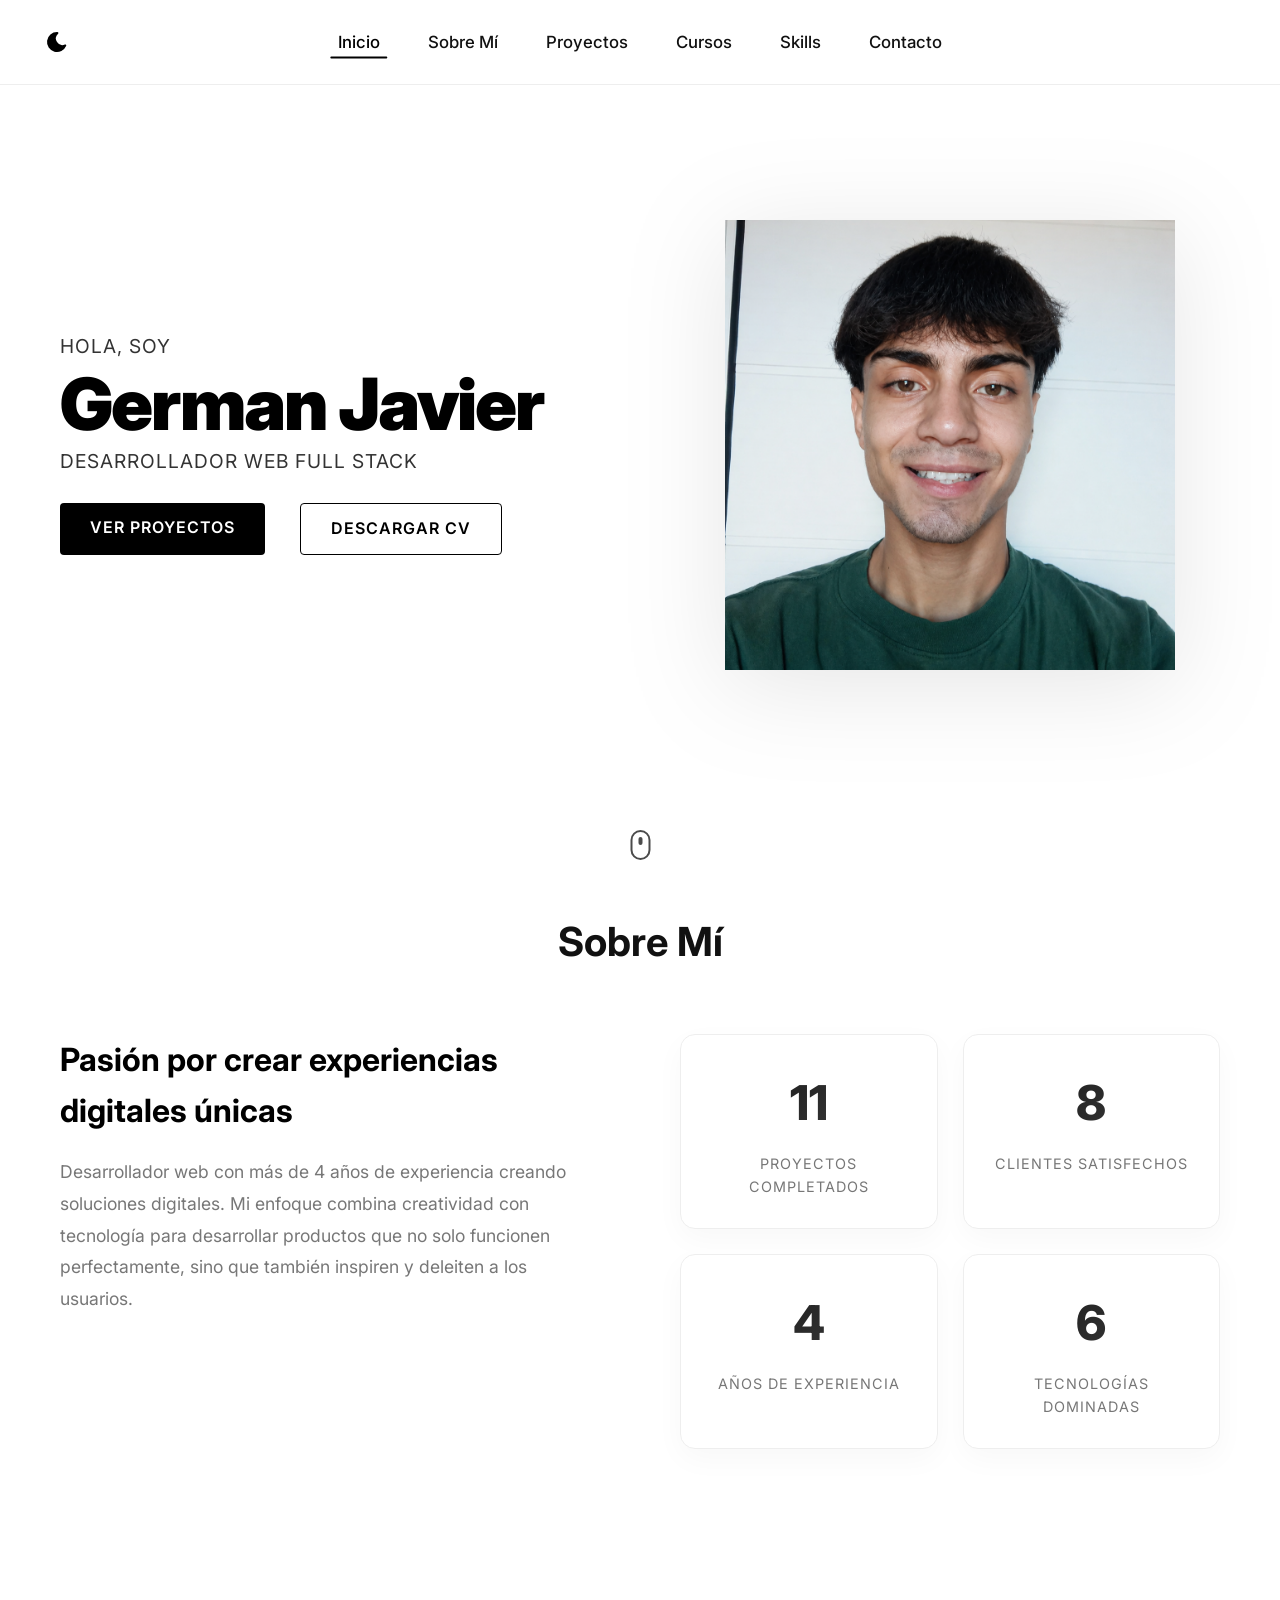
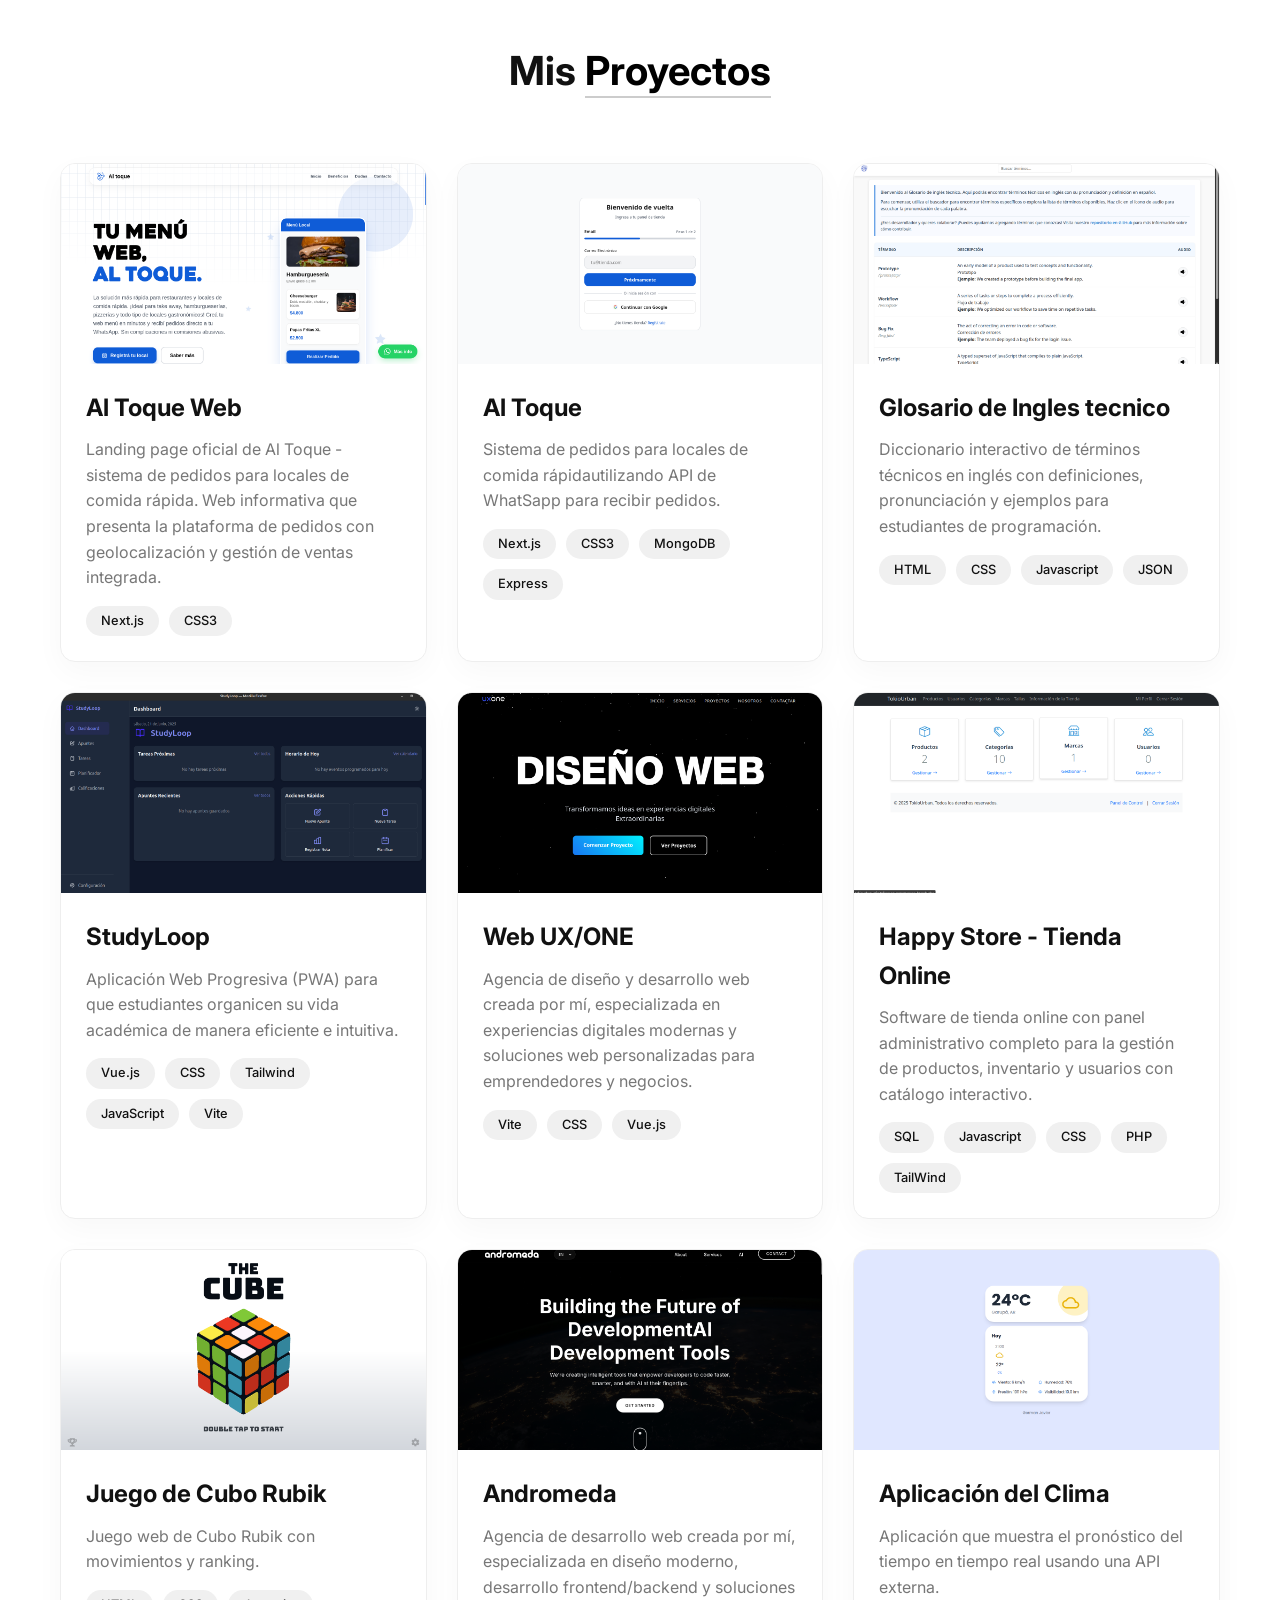
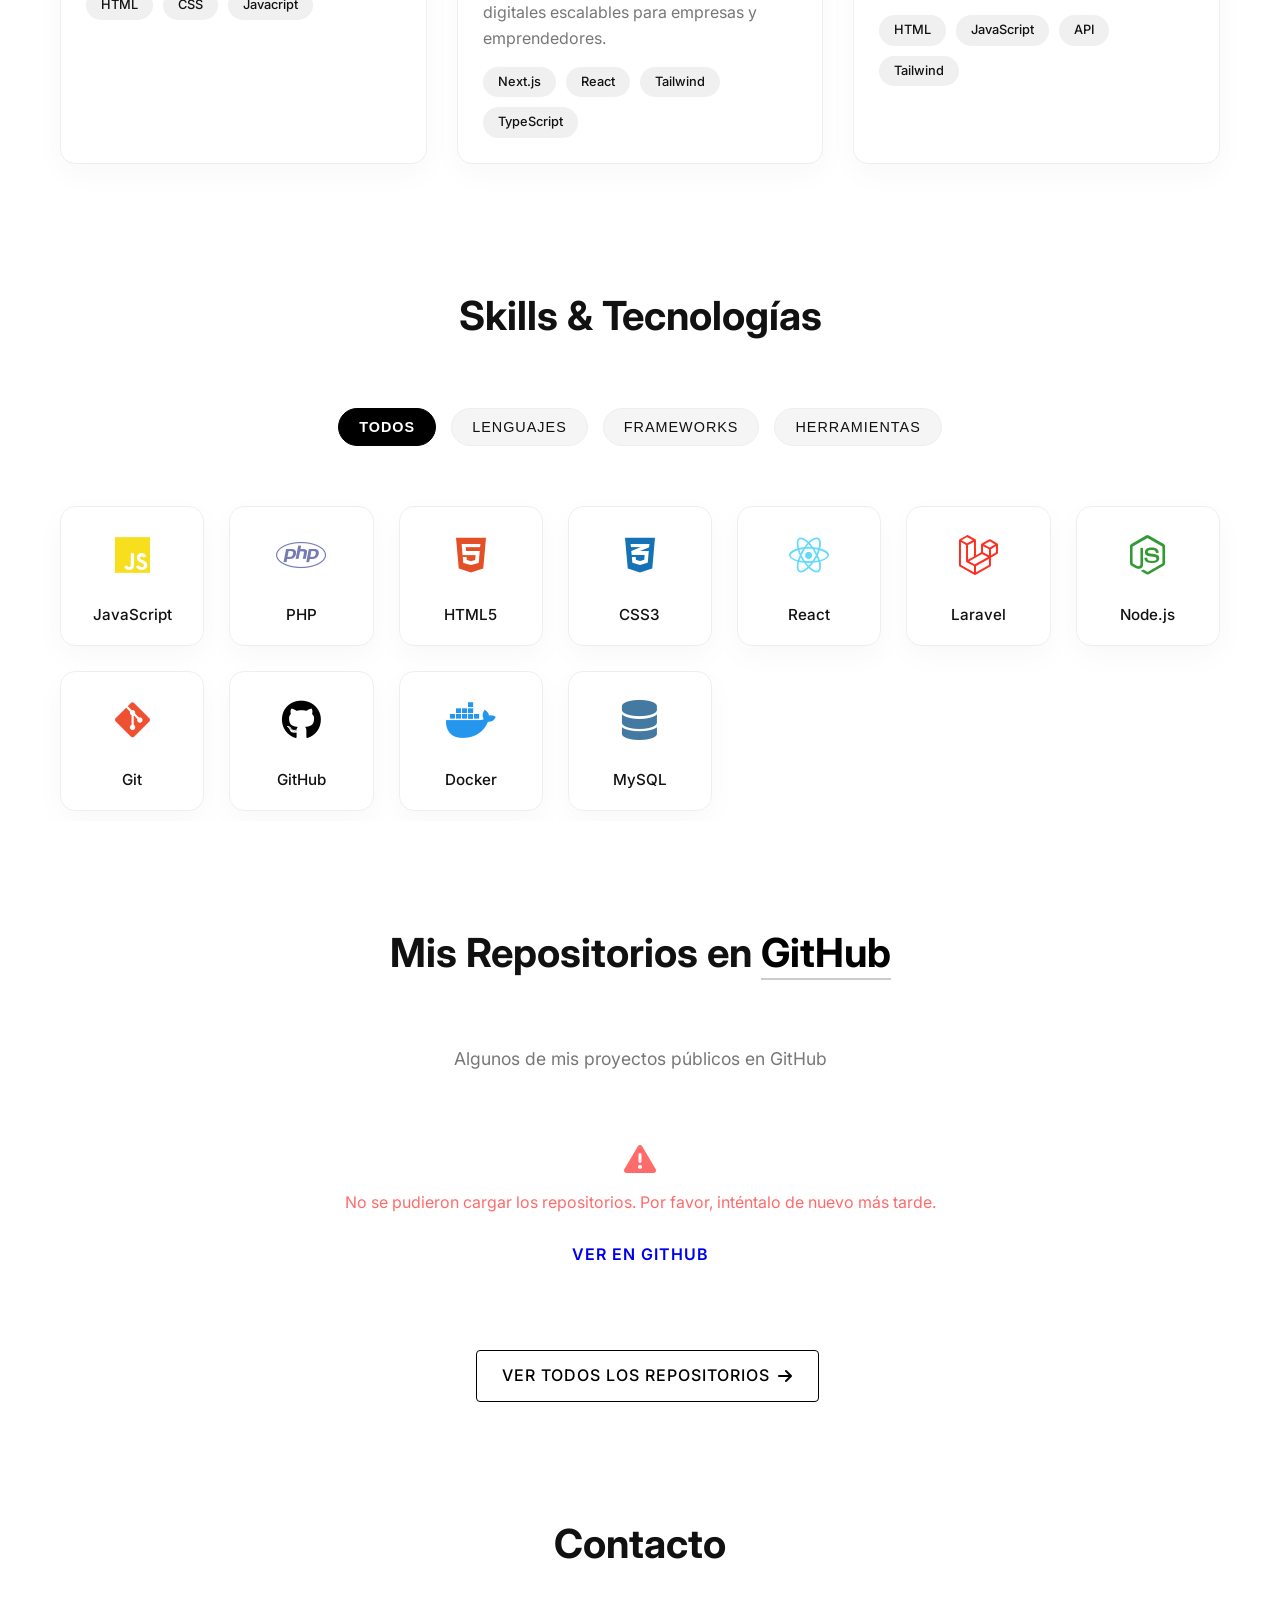
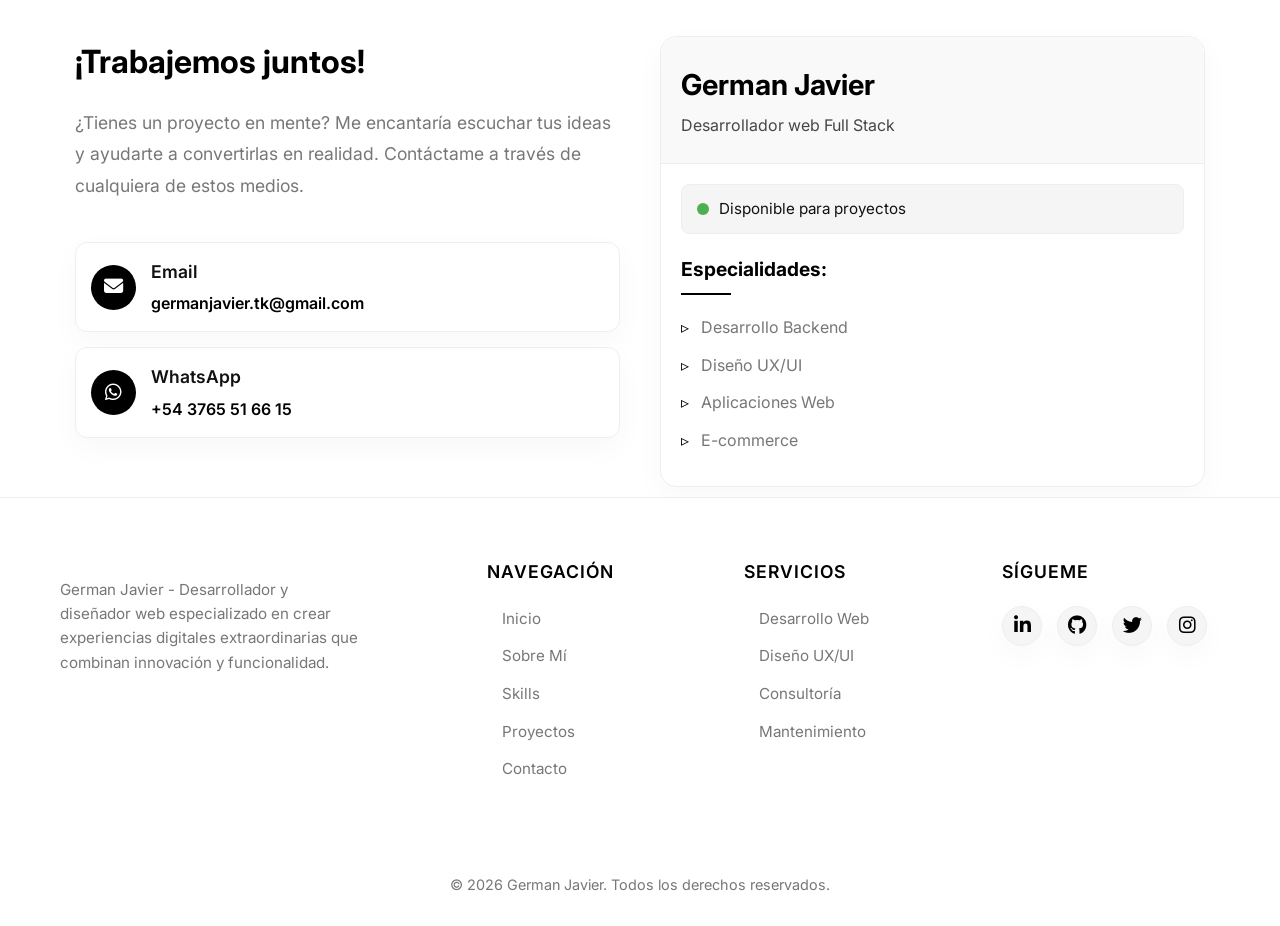
<file: index.html>
<!DOCTYPE html>
<html lang="es" prefix="og: https://ogp.me/ns#">

<head>
    <meta charset="UTF-8">
    <meta name="viewport" content="width=device-width, initial-scale=1.0">
    <!-- Primary Meta Tags -->
    <title>German Javier Analista Programador Web</title>
    <meta name="title" content="German Javier Analista Programador Web" />
    <meta name="description"
        content="Soy Analista Programador Web apasionado por crear aplicaciones web rápidas, escalables y con un diseño limpio. Me enfoco en transformar ideas en soluciones funcionales, combinando backend sólido con experiencias de usuario fluidas." />
    <meta name="author" content="German Javier">
    <meta name="robots" content="index, follow">
    <meta name="language" content="Spanish">
    <meta name="geo.region" content="AR">

    <!-- Canonical URL -->
    <link rel="canonical" href="https://germanjavier.github.io/site/" />

    <!-- Open Graph / Facebook -->
    <meta property="og:type" content="website" />
    <meta property="og:url" content="https://germanjavier.github.io/site/" />
    <meta property="og:title" content="German Javier Analista Programador Web" />
    <meta property="og:description"
        content="Soy Analista Programador Web apasionado por crear aplicaciones web rápidas, escalables y con un diseño limpio. Me enfoco en transformar ideas en soluciones funcionales, combinando backend sólido con experiencias de usuario fluidas." />
    <meta property="og:image" content="https://germanjavier.github.io/site/images/tarjeta-parte-delantera.png" />

    <!-- X (Twitter) -->
    <meta property="twitter:card" content="summary_large_image" />
    <meta property="twitter:url" content="https://germanjavier.github.io/site/" />
    <meta property="twitter:title" content="German Javier Analista Programador Web" />
    <meta property="twitter:description"
        content="Soy Analista Programador Web apasionado por crear aplicaciones web rápidas, escalables y con un diseño limpio. Me enfoco en transformar ideas en soluciones funcionales, combinando backend sólido con experiencias de usuario fluidas." />
    <meta property="twitter:image" content="https://germanjavier.github.io/site/images/tarjeta-parte-delantera.png" />

    <!-- Favicon -->
    <link rel="icon" type="image/svg+xml" href="images/germanjavier-isotipo.svg">
    <link rel="apple-touch-icon" href="images/apple-touch-icon.png">

    <!-- Sitemap -->
    <link rel="sitemap" type="application/xml" title="Sitemap" href="/sitemap.xml">
    <link rel="preconnect" href="https://fonts.googleapis.com">
    <link rel="preconnect" href="https://fonts.gstatic.com" crossorigin>
    <link href="https://fonts.googleapis.com/css2?family=Inter:wght@300;400;500;600;700;800;900&display=swap"
        rel="stylesheet">
    <link rel="stylesheet" href="css/styles.css">
    <link rel="stylesheet" href="https://cdnjs.cloudflare.com/ajax/libs/font-awesome/6.4.0/css/all.min.css">
</head>

<body>
    <script>
        (function () {
            var savedTheme = localStorage.getItem('theme');
            var prefersDark = window.matchMedia && window.matchMedia('(prefers-color-scheme: dark)').matches;
            if (savedTheme === 'dark' || (!savedTheme && prefersDark)) {
                document.body.classList.add('dark-theme');
            }
        })();
    </script>
    <!-- Preloader -->
    <div id="preloader">
        <div class="loader-content">
            <div class="loader-shape">
                <div class="loader-morph"></div>
            </div>
        </div>
    </div>

    <div class="stars"></div>

    <!-- Header -->
    <header class="header">
        <nav class="nav container">
            <div class="nav-brand">
                <button id="theme-toggle" class="theme-toggle" aria-label="Cambiar tema">
                    <svg class="icon-moon" xmlns="http://www.w3.org/2000/svg" width="24" height="24"
                        viewBox="0 0 24 24">
                        <path fill="currentColor"
                            d="M12 1.992a10 10 0 1 0 9.236 13.838c.341-.82-.476-1.644-1.298-1.31a6.5 6.5 0 0 1-6.864-10.787l.077-.08c.551-.63.113-1.653-.758-1.653h-.266l-.068-.006z" />
                    </svg>
                    <svg class="icon-sun" xmlns="http://www.w3.org/2000/svg" width="24" height="24" viewBox="0 0 24 24"
                        style="display: none;">
                        <g fill="none">
                            <path
                                d="m12.593 23.258l-.011.002l-.071.035l-.02.004l-.014-.004l-.071-.035q-.016-.005-.024.005l-.004.01l-.017.428l.005.02l.01.013l.104.074l.015.004l.012-.004l.104-.074l.012-.016l.004-.017l-.017-.427q-.004-.016-.017-.018m.265-.113l-.013.002l-.185.093l-.01.01l-.003.011l.018.43l.005.012l.008.007l.201.093q.019.005.029-.008l.004-.014l-.034-.614q-.005-.018-.02-.022m-.715.002a.02.02 0 0 0-.027.006l-.006.014l-.034.614q.001.018.017.024l.015-.002l.201-.093l.01-.008l.004-.011l.017-.43l-.003-.012l-.01-.01z" />
                            <path fill="currentColor"
                                d="M12 19a1 1 0 0 1 1 1v1a1 1 0 1 1-2 0v-1a1 1 0 0 1 1-1m6.364-2.05l.707.707a1 1 0 0 1-1.414 1.414l-.707-.707a1 1 0 0 1 1.414-1.414m-12.728 0a1 1 0 0 1 1.497 1.32l-.083.094l-.707.707a1 1 0 0 1-1.497-1.32l.083-.094zM12 6a6 6 0 1 1 0 12a6 6 0 0 1 0-12m-8 5a1 1 0 0 1 .117 1.993L4 13H3a1 1 0 0 1-.117-1.993L3 11zm17 0a1 1 0 1 1 0 2h-1a1 1 0 1 1 0-2zM4.929 4.929a1 1 0 0 1 1.32-.083l.094.083l.707.707a1 1 0 0 1-1.32 1.497l-.094-.083l-.707-.707a1 1 0 0 1 0-1.414m14.142 0a1 1 0 0 1 0 1.414l-.707.707a1 1 0 1 1-1.414-1.414l.707-.707a1 1 0 0 1 1.414 0M12 2a1 1 0 0 1 1 1v1a1 1 0 1 1-2 0V3a1 1 0 0 1 1-1" />
                        </g>
                    </svg>
                </button>
            </div>

            <div class="nav-menu-container">
                <ul class="nav-menu" id="nav-menu">
                    <li class="nav-item">
                        <a href="#home" class="nav-link" data-section="home">
                            <span class="nav-link-text">Inicio</span>
                            <span class="nav-link-line"></span>
                        </a>
                    </li>
                    <li class="nav-item">
                        <a href="#about" class="nav-link" data-section="about">
                            <span class="nav-link-text">Sobre Mí</span>
                            <span class="nav-link-line"></span>
                        </a>
                    </li>
                    <li class="nav-item">
                        <a href="#projects" class="nav-link" data-section="projects">
                            <span class="nav-link-text">Proyectos</span>
                            <span class="nav-link-line"></span>
                        </a>
                    </li>
                    <li class="nav-item">
                        <a href="cursos/index.html" class="nav-link" data-section="cursos">
                            <span class="nav-link-text">Cursos</span>
                            <span class="nav-link-line"></span>
                        </a>
                    </li>
                    <li class="nav-item">
                        <a href="#skills" class="nav-link" data-section="skills">
                            <span class="nav-link-text">Skills</span>
                            <span class="nav-link-line"></span>
                        </a>
                    </li>
                    <li class="nav-item">
                        <a href="#contact" class="nav-link" data-section="contact">
                            <span class="nav-link-text">Contacto</span>
                            <span class="nav-link-line"></span>
                        </a>
                    </li>
                </ul>


            </div>

            <div class="nav-actions">
                <div class="nav-toggle" id="nav-toggle" aria-label="Menú de navegación">
                    <span class="toggle-line"></span>
                    <span class="toggle-line"></span>
                    <span class="toggle-line"></span>
                </div>
            </div>
        </nav>
    </header>

    <!-- Hero Section -->
    <section id="home" class="hero">
        <div class="container">
            <div class="hero-content">
                <div class="hero-text">
                    <h1 class="hero-title">
                        <span class="hero-line">Hola, soy</span>
                        <span class="hero-name">German Javier</span>
                        <span class="hero-line">Desarrollador Web Full Stack</span>
                    </h1>

                    <!-- <p class="hero-description fade-in">
                        Creo experiencias digitales extraordinarias que combinan diseño innovador 
                        con tecnología de vanguardia. Especializado en desarrollo Backend.
                    </p> -->

                    <div class="hero-buttons fade-in">
                        <a href="#projects" class="btn btn-primary">Ver Proyectos</a>
                        <a href="images/German-Javier-CV.pdf" class="btn btn-secondary"
                            download="German-Javier-CV.pdf">Descargar CV</a>
                    </div>
                </div>

                <div class="hero-visual">
                    <div class="gif-container">
                        <img src="images/img1.png" alt="Gif animation" class="hero-gif">
                    </div>
                </div>
            </div>

            <div class="hero-scroll">
                <div class="scroll-indicator">
                    <span>Scroll</span>
                    <div class="scroll-arrow"></div>
                </div>
            </div>
        </div>
    </section>

    <!-- About Section -->
    <section id="about" class="section">
        <div class="container">
            <h2 class="section-title fade-in">Sobre Mí</h2>

            <div class="about-content">
                <div class="about-text fade-in">
                    <div class="about-intro">
                        <h3>Pasión por crear experiencias digitales únicas</h3>
                        <p>
                            Desarrollador web con más de 4 años de experiencia
                            creando soluciones digitales. Mi enfoque combina creatividad
                            con tecnología para desarrollar productos que no solo funcionen perfectamente,
                            sino que también inspiren y deleiten a los usuarios.
                        </p>
                    </div>
                </div>
                <div class="about-stats fade-in">
                    <div class="stats-grid">
                        <div class="stat-item">
                            <div class="stat-number" data-target="11">0</div>
                            <div class="stat-label">Proyectos Completados</div>
                        </div>

                        <div class="stat-item">
                            <div class="stat-number" data-target="8">0</div>
                            <div class="stat-label">Clientes Satisfechos</div>
                        </div>

                        <div class="stat-item">
                            <div class="stat-number" data-target="4">0</div>
                            <div class="stat-label">Años de Experiencia</div>
                        </div>

                        <div class="stat-item">
                            <div class="stat-number" data-target="6">0</div>
                            <div class="stat-label">Tecnologías Dominadas</div>
                        </div>
                    </div>
                </div>
            </div>
        </div>
    </section>

    <!-- Projects Section -->
    <section id="projects" class="projects">
        <div class="container">
            <h2 class="section-title">Mis <span class="highlight">Proyectos</span></h2>
            <div class="projects-grid">
                <!-- Project items will be added by JavaScript -->
            </div>
        </div>
    </section>

    <!-- Skills Section -->
    <section id="skills" class="section">
        <div class="container">
            <h2 class="section-title fade-in">Skills & Tecnologías</h2>

            <div class="skills-content">
                <!-- Filtros -->
                <div class="skills-filters fade-in">
                    <button class="filter-btn active" data-filter="all">Todos</button>
                    <button class="filter-btn" data-filter="languages">Lenguajes</button>
                    <button class="filter-btn" data-filter="frameworks">Frameworks</button>
                    <button class="filter-btn" data-filter="tools">Herramientas</button>
                </div>

                <div class="tech-stack fade-in">
                    <div class="tech-grid">
                        <!-- Lenguajes -->
                        <div class="tech-item" data-category="languages">
                            <div class="tech-icon">
                                <i class="fab fa-js"></i>
                            </div>
                            <span>JavaScript</span>
                        </div>
                        <div class="tech-item" data-category="languages">
                            <div class="tech-icon">
                                <i class="fab fa-php"></i>
                            </div>
                            <span>PHP</span>
                        </div>
                        <div class="tech-item" data-category="languages">
                            <div class="tech-icon">
                                <i class="fab fa-html5"></i>
                            </div>
                            <span>HTML5</span>
                        </div>
                        <div class="tech-item" data-category="languages">
                            <div class="tech-icon">
                                <i class="fab fa-css3-alt"></i>
                            </div>
                            <span>CSS3</span>
                        </div>

                        <!-- Frameworks -->
                        <div class="tech-item" data-category="frameworks">
                            <div class="tech-icon">
                                <i class="fab fa-react"></i>
                            </div>
                            <span>React</span>
                        </div>
                        <div class="tech-item" data-category="frameworks">
                            <div class="tech-icon">
                                <i class="fab fa-laravel"></i>
                            </div>
                            <span>Laravel</span>
                        </div>
                        <div class="tech-item" data-category="frameworks">
                            <div class="tech-icon">
                                <i class="fab fa-node-js"></i>
                            </div>
                            <span>Node.js</span>
                        </div>

                        <!-- Herramientas -->
                        <div class="tech-item" data-category="tools">
                            <div class="tech-icon">
                                <i class="fab fa-git-alt"></i>
                            </div>
                            <span>Git</span>
                        </div>
                        <div class="tech-item" data-category="tools">
                            <div class="tech-icon">
                                <i class="fab fa-github"></i>
                            </div>
                            <span>GitHub</span>
                        </div>
                        <div class="tech-item" data-category="tools">
                            <div class="tech-icon">
                                <i class="fab fa-docker"></i>
                            </div>
                            <span>Docker</span>
                        </div>
                        <div class="tech-item" data-category="tools">
                            <div class="tech-icon">
                                <i class="fas fa-database"></i>
                            </div>
                            <span>MySQL</span>
                        </div>
                    </div>
                </div>
            </div>
        </div>
    </section>

    <!-- GitHub Repositories Section -->
    <section id="repositories" class="section">
        <div class="container">
            <h2 class="section-title fade-in">Mis Repositorios en <span class="highlight">GitHub</span></h2>
            <p class="section-subtitle">Algunos de mis proyectos públicos en GitHub</p>

            <div class="repositories-container">
                <div class="repositories-grid" id="repositories-grid">
                    <!-- Los repositorios se cargarán aquí dinámicamente -->
                    <div class="repo-skeleton">
                        <div class="skeleton-header"></div>
                        <div class="skeleton-description"></div>
                        <div class="skeleton-footer">
                            <span class="skeleton-tag"></span>
                            <span class="skeleton-tag"></span>
                        </div>
                    </div>
                    <div class="repo-skeleton">
                        <div class="skeleton-header"></div>
                        <div class="skeleton-description"></div>
                        <div class="skeleton-footer">
                            <span class="skeleton-tag"></span>
                            <span class="skeleton-tag"></span>
                        </div>
                    </div>
                    <div class="repo-skeleton">
                        <div class="skeleton-header"></div>
                        <div class="skeleton-description"></div>
                        <div class="skeleton-footer">
                            <span class="skeleton-tag"></span>
                            <span class="skeleton-tag"></span>
                        </div>
                    </div>
                </div>
                <div class="github-cta">
                    <a href="https://github.com/germanjavier?tab=repositories" target="_blank" rel="noopener"
                        class="btn btn-secondary">
                        Ver todos los repositorios
                        <i class="fas fa-arrow-right"></i>
                    </a>
                </div>
            </div>
        </div>
    </section>

    <!-- Contact Section -->
    <section id="contact" class="section">
        <div class="container">
            <h2 class="section-title fade-in">Contacto</h2>

            <div class="contact-content">
                <div class="contact-info fade-in">
                    <div class="contact-intro">
                        <h3>¡Trabajemos juntos!</h3>
                        <p>
                            ¿Tienes un proyecto en mente? Me encantaría escuchar tus ideas y
                            ayudarte a convertirlas en realidad. Contáctame a través de cualquiera
                            de estos medios.
                        </p>
                    </div>

                    <div class="contact-methods">
                        <div class="contact-item">
                            <div class="contact-icon">
                                <i class="fas fa-envelope"></i>
                            </div>
                            <div class="contact-details">
                                <h4>Email</h4>
                                <a href="mailto:germanjavier.tk@gmail.com">germanjavier.tk@gmail.com</a>
                            </div>
                        </div>

                        <div class="contact-item">
                            <div class="contact-icon">
                                <i class="fab fa-whatsapp"></i>
                            </div>
                            <div class="contact-details">
                                <h4>WhatsApp</h4>
                                <a href="https://wa.me/543765516615">+54 3765 51 66 15</a>
                            </div>
                        </div>
                    </div>


                </div>

                <div class="contact-visual fade-in">
                    <div class="contact-card">
                        <div class="card-header">
                            <h3>German Javier</h3>
                            <p>Desarrollador web Full Stack</p>
                        </div>
                        <div class="card-body">
                            <div class="availability">
                                <div class="status-indicator"></div>
                                <span>Disponible para proyectos</span>
                            </div>
                            <div class="specialties">
                                <h4>Especialidades:</h4>
                                <ul>
                                    <li>Desarrollo Backend</li>
                                    <li>Diseño UX/UI</li>
                                    <li>Aplicaciones Web</li>
                                    <li>E-commerce</li>
                                </ul>
                            </div>
                        </div>
                    </div>
                </div>
            </div>
        </div>
    </section>

    <!-- Footer -->
    <footer class="footer">
        <div class="container">
            <div class="footer-content">
                <div class="footer-brand">
                    <a href="#home" class="brand-link">
                        <!-- <span class="brand-text">GJ</span>
                        <span class="brand-dot">.</span> -->
                    </a>
                    <p class="footer-description">
                        German Javier - Desarrollador y diseñador web especializado en crear experiencias
                        digitales extraordinarias que combinan innovación y funcionalidad.
                    </p>
                </div>

                <div class="footer-links">
                    <div class="footer-section">
                        <h4>Navegación</h4>
                        <ul>
                            <li><a href="#home">Inicio</a></li>
                            <li><a href="#about">Sobre Mí</a></li>
                            <li><a href="#skills">Skills</a></li>
                            <li><a href="#projects">Proyectos</a></li>
                            <li><a href="#contact">Contacto</a></li>
                        </ul>
                    </div>

                    <div class="footer-section">
                        <h4>Servicios</h4>
                        <ul>
                            <li><a href="#">Desarrollo Web</a></li>
                            <li><a href="#">Diseño UX/UI</a></li>
                            <li><a href="#">Consultoría</a></li>
                            <li><a href="#">Mantenimiento</a></li>
                        </ul>
                    </div>

                    <div class="footer-section">
                        <h4>Sígueme</h4>
                        <div class="social-links">
                            <a href="https://www.linkedin.com/in/german-javier/" class="social-link"
                                target="_blank" rel="noopener" aria-label="LinkedIn">
                                <i class="fab fa-linkedin-in"></i>
                            </a>
                            <a href="https://github.com/germanjavier" class="social-link" target="_blank" rel="noopener"
                                aria-label="GitHub">
                                <i class="fab fa-github"></i>
                            </a>
                            <a href="https://x.com/GermanjavierYt" class="social-link" target="_blank" rel="noopener"
                                aria-label="Twitter">
                                <i class="fa-brands fa-twitter"></i>
                            </a>
                            <a href="https://www.instagram.com/german._.javier" class="social-link" target="_blank"
                                rel="noopener" aria-label="Instagram">
                                <i class="fab fa-instagram"></i>
                            </a>
                        </div>
                    </div>
                </div>
            </div>

            <div class="footer-bottom">
                <div class="footer-divider"></div>
                <div class="footer-copyright">
                    <p>&copy; <span id="current-year">2024</span> German Javier. Todos los derechos reservados.</p>
                    <!-- <p>Echo con mucho código</p> -->
                </div>
            </div>
        </div>
    </footer>

    <!-- Scripts -->
    <script src="js/main.js"></script>
    <!-- Schema.org markup for Google -->
    <script type="application/ld+json">
    {
      "@context": "https://schema.org",
      "@type": "Person",
      "name": "German Javier",
      "url": "https://germanjavier.dev",
      "sameAs": [
        "https://github.com/tuusuario",
        "https://linkedin.com/in/tu-perfil"
      ],
      "jobTitle": "Desarrollador Full Stack",
      "worksFor": {
        "@type": "Organization",
        "name": "Freelance"
      },
      "description": "Desarrollador Full Stack especializado en desarrollo web moderno, aplicaciones y e-commerce.",
      "image": "https://germanjavier.dev/images/og-image.jpg"
    }
    </script>
</body>

</html>
</file>
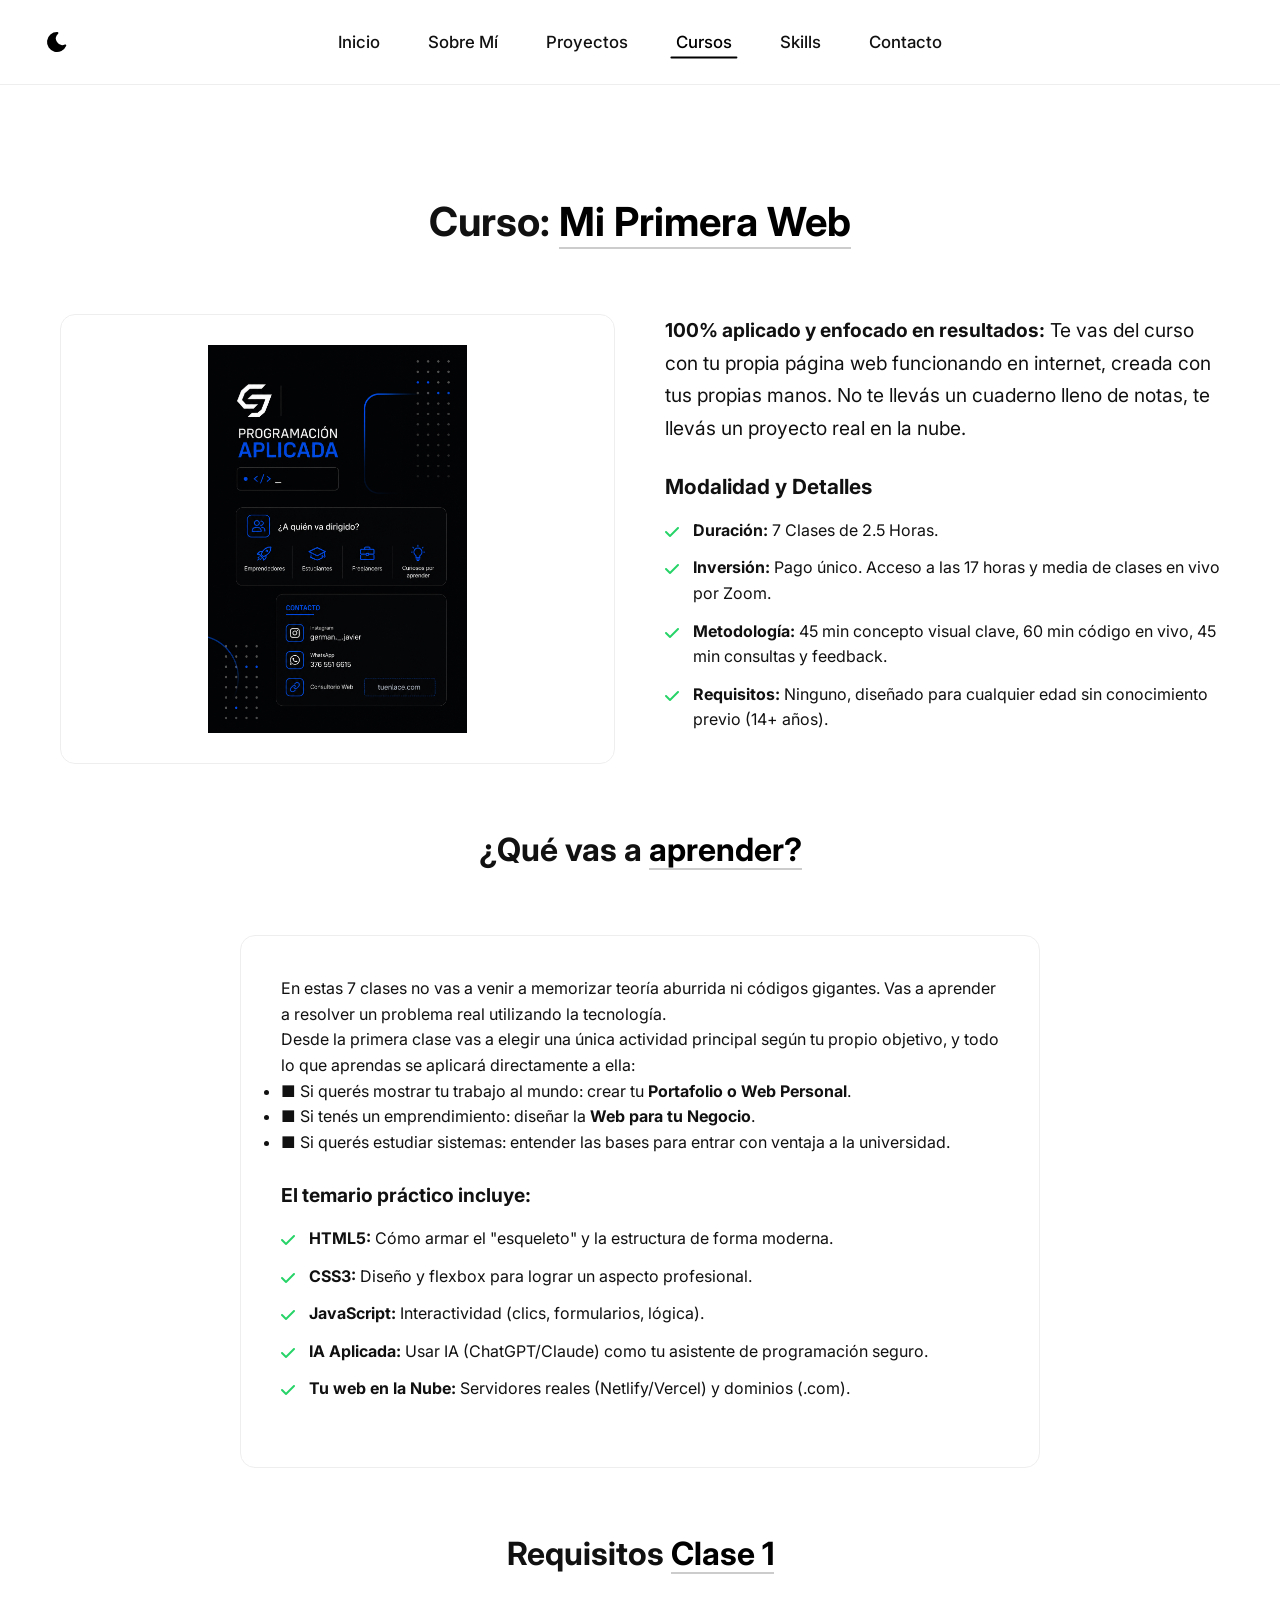
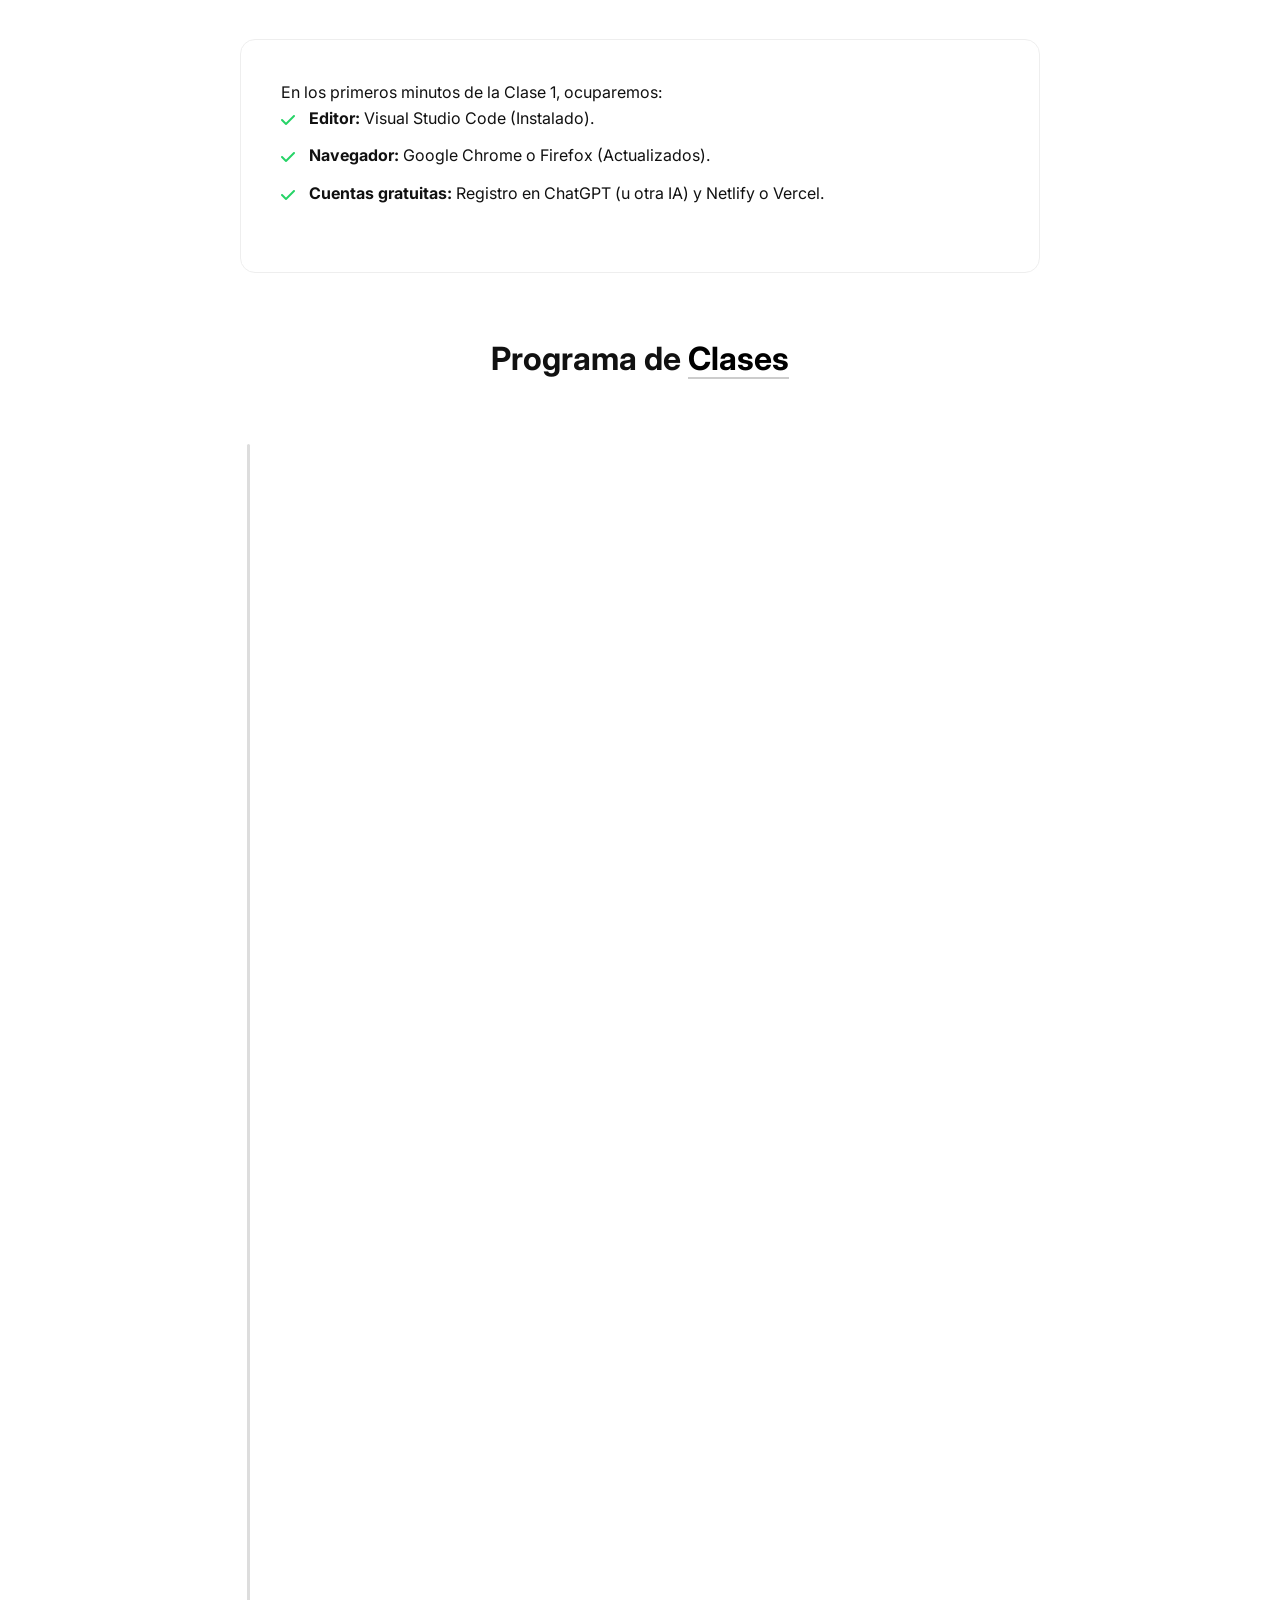
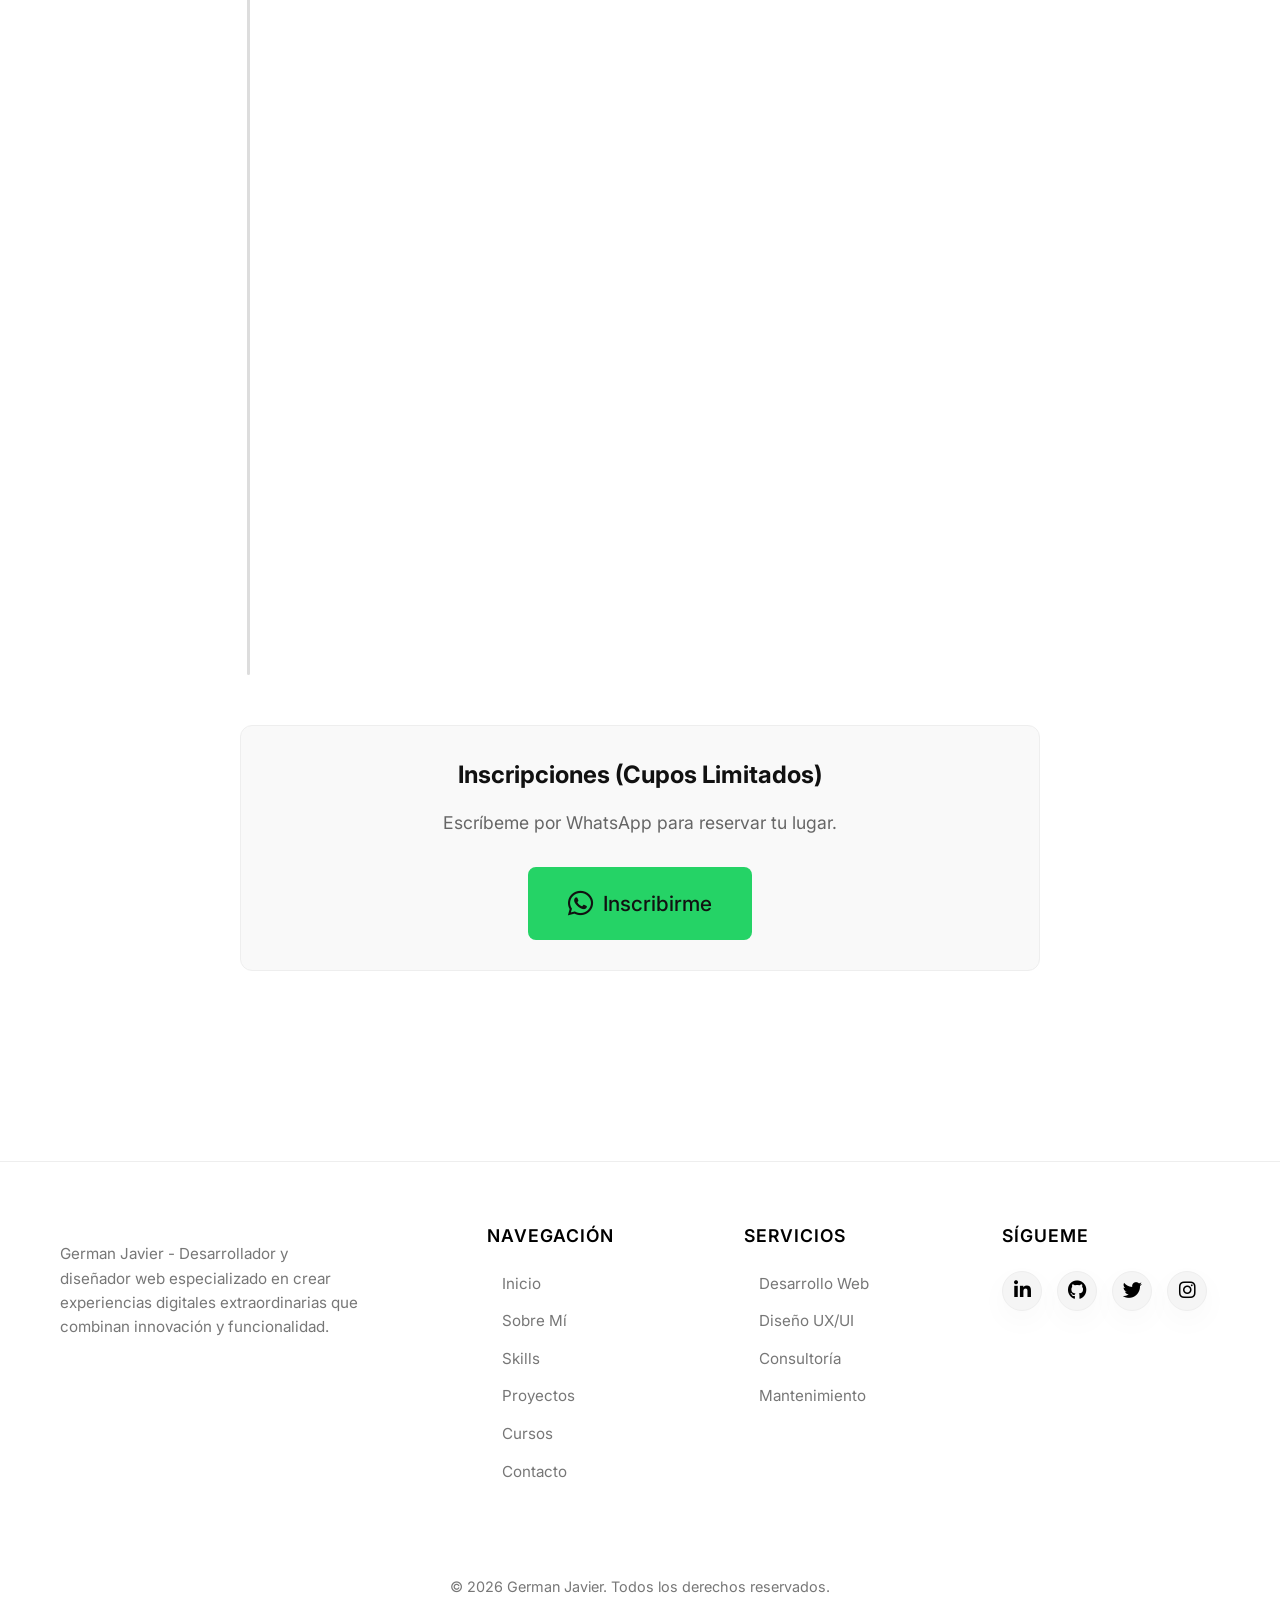
<file: cursos/index.html>
<!DOCTYPE html>
<html lang="es" prefix="og: https://ogp.me/ns#">

<head>
    <meta charset="UTF-8">
    <meta name="viewport" content="width=device-width, initial-scale=1.0">
    <!-- Primary Meta Tags -->
    <title>Cursos — German Javier</title>
    <meta name="title" content="Cursos — German Javier" />
    <meta name="description"
        content="Cursos sobre desarrollo web. Aprende a crear tu primera web y dominar tecnologías modernas como HTML, CSS y JavaScript." />
    <meta name="author" content="German Javier">

    <!-- Favicon -->
    <link rel="icon" type="image/svg+xml" href="../images/germanjavier-isotipo.svg">
    <link rel="apple-touch-icon" href="../images/apple-touch-icon.png">

    <link rel="preconnect" href="https://fonts.googleapis.com">
    <link rel="preconnect" href="https://fonts.gstatic.com" crossorigin>
    <link href="https://fonts.googleapis.com/css2?family=Inter:wght@300;400;500;600;700;800;900&display=swap"
        rel="stylesheet">
    <link rel="stylesheet" href="../css/styles.css">
    <link rel="stylesheet" href="styles.css">
    <link rel="stylesheet" href="https://cdnjs.cloudflare.com/ajax/libs/font-awesome/6.4.0/css/all.min.css">
</head>

<body>
    <script>
        (function () {
            var savedTheme = localStorage.getItem('theme');
            var prefersDark = window.matchMedia && window.matchMedia('(prefers-color-scheme: dark)').matches;
            if (savedTheme === 'dark' || (!savedTheme && prefersDark)) {
                document.body.classList.add('dark-theme');
            }
        })();
    </script>

    <!-- Preloader -->
    <div id="preloader">
        <div class="loader-content">
            <div class="loader-shape">
                <div class="loader-morph"></div>
            </div>
        </div>
    </div>

    <div class="stars"></div>

    <!-- Header -->
    <header class="header">
        <nav class="nav container">
            <div class="nav-brand">
                <button id="theme-toggle" class="theme-toggle" aria-label="Cambiar tema">
                    <svg class="icon-moon" xmlns="http://www.w3.org/2000/svg" width="24" height="24"
                        viewBox="0 0 24 24">
                        <path fill="currentColor"
                            d="M12 1.992a10 10 0 1 0 9.236 13.838c.341-.82-.476-1.644-1.298-1.31a6.5 6.5 0 0 1-6.864-10.787l.077-.08c.551-.63.113-1.653-.758-1.653h-.266l-.068-.006z" />
                    </svg>
                    <svg class="icon-sun" xmlns="http://www.w3.org/2000/svg" width="24" height="24" viewBox="0 0 24 24"
                        style="display: none;">
                        <g fill="none">
                            <path
                                d="m12.593 23.258l-.011.002l-.071.035l-.02.004l-.014-.004l-.071-.035q-.016-.005-.024.005l-.004.01l-.017.428l.005.02l.01.013l.104.074l.015.004l.012-.004l.104-.074l.012-.016l.004-.017l-.017-.427q-.004-.016-.017-.018m.265-.113l-.013.002l-.185.093l-.01.01l-.003.011l.018.43l.005.012l.008.007l.201.093q.019.005.029-.008l.004-.014l-.034-.614q-.005-.018-.02-.022m-.715.002a.02.02 0 0 0-.027.006l-.006.014l-.034.614q.001.018.017.024l.015-.002l.201-.093l.01-.008l.004-.011l.017-.43l-.003-.012l-.01-.01z" />
                            <path fill="currentColor"
                                d="M12 19a1 1 0 0 1 1 1v1a1 1 0 1 1-2 0v-1a1 1 0 0 1 1-1m6.364-2.05l.707.707a1 1 0 0 1-1.414 1.414l-.707-.707a1 1 0 0 1 1.414-1.414m-12.728 0a1 1 0 0 1 1.497 1.32l-.083.094l-.707.707a1 1 0 0 1-1.497-1.32l.083-.094zM12 6a6 6 0 1 1 0 12a6 6 0 0 1 0-12m-8 5a1 1 0 0 1 .117 1.993L4 13H3a1 1 0 0 1-.117-1.993L3 11zm17 0a1 1 0 1 1 0 2h-1a1 1 0 1 1 0-2zM4.929 4.929a1 1 0 0 1 1.32-.083l.094.083l.707.707a1 1 0 0 1-1.32 1.497l-.094-.083l-.707-.707a1 1 0 0 1 0-1.414m14.142 0a1 1 0 0 1 0 1.414l-.707.707a1 1 0 1 1-1.414-1.414l.707-.707a1 1 0 0 1 1.414 0M12 2a1 1 0 0 1 1 1v1a1 1 0 1 1-2 0V3a1 1 0 0 1 1-1" />
                        </g>
                    </svg>
                </button>
            </div>

            <div class="nav-menu-container">
                <ul class="nav-menu" id="nav-menu">
                    <li class="nav-item">
                        <a href="../index.html#home" class="nav-link">
                            <span class="nav-link-text">Inicio</span>
                            <span class="nav-link-line"></span>
                        </a>
                    </li>
                    <li class="nav-item">
                        <a href="../index.html#about" class="nav-link">
                            <span class="nav-link-text">Sobre Mí</span>
                            <span class="nav-link-line"></span>
                        </a>
                    </li>
                    <li class="nav-item">
                        <a href="../index.html#projects" class="nav-link">
                            <span class="nav-link-text">Proyectos</span>
                            <span class="nav-link-line"></span>
                        </a>
                    </li>
                    <li class="nav-item">
                        <a href="#cursos" class="nav-link active" data-section="cursos">
                            <span class="nav-link-text">Cursos</span>
                            <span class="nav-link-line"></span>
                        </a>
                    </li>
                    <li class="nav-item">
                        <a href="../index.html#skills" class="nav-link">
                            <span class="nav-link-text">Skills</span>
                            <span class="nav-link-line"></span>
                        </a>
                    </li>
                    <li class="nav-item">
                        <a href="../index.html#contact" class="nav-link">
                            <span class="nav-link-text">Contacto</span>
                            <span class="nav-link-line"></span>
                        </a>
                    </li>
                </ul>
            </div>

            <div class="nav-actions">
                <div class="nav-toggle" id="nav-toggle" aria-label="Menú de navegación">
                    <span class="toggle-line"></span>
                    <span class="toggle-line"></span>
                    <span class="toggle-line"></span>
                </div>
            </div>
        </nav>
    </header>

    <!-- Cursos Section -->
    <section id="cursos" class="projects">
        <div class="container cursos-container">
            <h2 class="section-title">Curso: <span class="highlight">Mi Primera Web</span></h2>

            <div class="course-hero fade-in">
                <!-- Left: Course Image -->
                <div class="course-image-wrapper">
                    <img src="curso-german.png" alt="Curso Mi Primera Web">
                </div>

                <!-- Right: High Level Pitch & CTA -->
                <div class="modal-content-left">
                    <p class="course-pitch">
                        <strong>100% aplicado y enfocado en resultados:</strong> Te vas del curso con tu propia página
                        web funcionando en internet, creada con tus propias manos. No te llevás un cuaderno lleno de
                        notas, te llevás un proyecto real en la nube.
                    </p>

                    <h3 class="course-subtitle">Modalidad y Detalles</h3>
                    <ul class="checklist">
                        <li><strong>Duración:</strong> 7 Clases de 2.5 Horas.</li>
                        <li><strong>Inversión:</strong> Pago único. Acceso a las 17 horas y media de clases en vivo por
                            Zoom.</li>
                        <li><strong>Metodología:</strong> 45 min concepto visual clave, 60 min código en vivo, 45 min
                            consultas y feedback.</li>
                        <li><strong>Requisitos:</strong> Ninguno, diseñado para cualquier edad sin conocimiento previo
                            (14+ años).</li>
                    </ul>
                </div>
            </div>

            <!-- Detailed Content Sections -->
            <div class="course-narrow fade-in">

                <!-- Qué vas a aprender -->
                <h3 class="section-title course-section-title">¿Qué vas a <span class="highlight">aprender?</span></h3>
                <div class="course-highlight-box">
                    <p>En estas 7 clases no vas a venir a memorizar teoría aburrida ni códigos gigantes. Vas a aprender
                        a resolver un problema real utilizando la tecnología.</p>
                    <p>Desde la primera clase vas a elegir una única actividad principal según tu propio objetivo, y
                        todo lo que aprendas se aplicará directamente a ella:</p>
                    <ul class="course-list-spaced">
                        <li><span class="course-list-marker">■</span> Si querés mostrar tu trabajo al mundo:
                            crear tu <strong>Portafolio o Web Personal</strong>.</li>
                        <li><span class="course-list-marker">■</span> Si tenés un emprendimiento: diseñar la
                            <strong>Web para tu Negocio</strong>.
                        </li>
                        <li><span class="course-list-marker">■</span> Si querés estudiar sistemas: entender
                            las bases para entrar con ventaja a la universidad.</li>
                    </ul>

                    <h4 class="course-highlight-subtitle">El temario práctico incluye:</h4>
                    <ul class="checklist">
                        <li><strong>HTML5:</strong> Cómo armar el "esqueleto" y la estructura de forma moderna.</li>
                        <li><strong>CSS3:</strong> Diseño y flexbox para lograr un aspecto profesional.</li>
                        <li><strong>JavaScript:</strong> Interactividad (clics, formularios, lógica).</li>
                        <li><strong>IA Aplicada:</strong> Usar IA (ChatGPT/Claude) como tu asistente de programación
                            seguro.</li>
                        <li><strong>Tu web en la Nube:</strong> Servidores reales (Netlify/Vercel) y dominios (.com).
                        </li>
                    </ul>
                </div>

                <!-- Resumen de Herramientas -->
                <h3 class="section-title course-section-title">Requisitos <span class="highlight">Clase 1</span></h3>
                <div class="course-highlight-box">
                    <p>En los primeros minutos de la Clase 1, ocuparemos:</p>
                    <ul class="checklist">
                        <li><strong>Editor:</strong> Visual Studio Code (Instalado).</li>
                        <li><strong>Navegador:</strong> Google Chrome o Firefox (Actualizados).</li>
                        <li><strong>Cuentas gratuitas:</strong> Registro en ChatGPT (u otra IA) y Netlify o Vercel.</li>
                    </ul>
                </div>

                <!-- Estructura del Curso (Classes 1-7) -->
                <h3 class="section-title course-section-title">Programa de <span class="highlight">Clases</span></h3>
                <div class="timeline-container">
                    <div class="timeline-progress"></div>

                    <div class="course-class-block fade-in">
                        <h4>Clase 1: El Plano de la Casa (Herramientas y Maquetado HTML)</h4>
                        <p><strong>Enfoque:</strong> Entender cómo funciona la web y estructurar el contenido de su
                            proyecto.</p>
                        <ul>
                            <li><span class="course-list-marker">■</span> ¿Cómo viaja una web por internet?
                                HTML
                                es el esqueleto, CSS la ropa, JS los músculos.</li>
                            <li><span class="course-list-marker">■</span> Herramientas a instalar (En vivo):
                                Visual Studio Code + Live Server.</li>
                            <li><span class="course-list-marker">■</span> Estructura base moderna y etiquetas
                                semánticas.</li>
                            <li><em>Actividad Aplicada:</em> Cada alumno crea el esqueleto de su página principal.</li>
                        </ul>
                    </div>

                    <div class="course-class-block fade-in">
                        <h4>Clase 2: Pintando la Web (Diseño y Estilos con CSS)</h4>
                        <p><strong>Enfoque:</strong> Que dejen de ver texto plano y su proyecto empiece a verse
                            profesional.
                        </p>
                        <ul>
                            <li><span class="course-list-marker">■</span> Conectar CSS con HTML y la anatomía
                                de
                                una regla CSS.</li>
                            <li><span class="course-list-marker">■</span> El modelo de caja y Flexbox básico
                                (la
                                herramienta moderna indispensable).</li>
                            <li><em>Actividad Aplicada:</em> Darle estilo a la estructura de la Clase 1, cambiar fondos
                                y
                                fuentes.</li>
                        </ul>
                    </div>

                    <div class="course-class-block fade-in">
                        <h4>Clase 3: Darle Vida a la Web (Interactividad con JavaScript)</h4>
                        <p><strong>Enfoque:</strong> Perderle el miedo al código y hacer que la web «reaccione».</p>
                        <ul>
                            <li><span class="course-list-marker">■</span> Variables, Funciones y manipulación
                                del
                                DOM.</li>
                            <li><span class="course-list-marker">■</span> Escuchar un clic:
                                addEventListener('click', ...).</li>
                            <li><em>Actividad Aplicada:</em> Añadir interacciones reales al proyecto (un "ver más",
                                precios
                                calculados o validadores básicos).</li>
                        </ul>
                    </div>

                    <div class="course-class-block fade-in">
                        <h4>Clase 4: La Gran Integración (Uniendo los Tres Mundos)</h4>
                        <p><strong>Enfoque:</strong> Consolidar lo aprendido y resolver el problema principal del
                            proyecto
                            fluídamente.</p>
                        <ul>
                            <li><span class="course-list-marker">■</span> Flujo de trabajo: Idea → HTML → CSS
                                →
                                JS.</li>
                            <li><span class="course-list-marker">■</span> Creación de una sección compleja
                                como
                                una Galería o Contacto.</li>
                            <li><em>Actividad Aplicada:</em> Integración total de la web principal y resolución de
                                errores
                                en vivo.</li>
                        </ul>
                    </div>

                    <div class="course-class-block fade-in">
                        <h4>Clase 5: El Copiloto Inteligente (Uso Seguro y Rendimiento con IA)</h4>
                        <p><strong>Enfoque:</strong> Enseñarte a usar IA como un asistente, no como un reemplazo,
                            cuidando
                            tu seguridad.</p>
                        <ul>
                            <li><span class="course-list-marker">■</span> Cómo pedirle código a una IA
                                (Estructura
                                de un prompt).</li>
                            <li><span class="course-list-marker">■</span> El peligro del "Copiar y Pegar" y
                                buenas
                                prácticas de seguridad de Datos.</li>
                            <li><em>Actividad Aplicada:</em> Los alumnos usan la IA para agregar una funcionalidad
                                compleja
                                (ej. Carrusel o Modo oscuro).</li>
                        </ul>
                    </div>

                    <div class="course-class-block fade-in">
                        <h4>Clase 6: Lanzamiento al Mundo (Nube, Dominios y Despliegue)</h4>
                        <p><strong>Enfoque:</strong> Que el proyecto deje de vivir en la PC y cualquiera pueda verlo
                            online.
                        </p>
                        <ul>
                            <li><span class="course-list-marker">■</span> Subida fácil en Vercel o Netlify
                                (arrastrando la carpeta).</li>
                            <li><span class="course-list-marker">■</span> Qué es un Hosting, Dominio y qué es
                                el
                                certificado SSL.</li>
                            <li><em>Actividad Aplicada:</em> Cada participante sube su sitio a internet en vivo y se
                                comparte en chat.</li>
                        </ul>
                    </div>

                    <div class="course-class-block fade-in">
                        <h4>Clase 7: El Mundo Laboral y Cierre de Proyectos</h4>
                        <p><strong>Enfoque:</strong> Qué buscan las empresas enfocadas en resolución de problemas.</p>
                        <ul>
                            <li><span class="course-list-marker">■</span> Habilidades blandas: comunicar, ser
                                proactivo e investigar.</li>
                            <li><strong>Showcase:</strong> Cada alumno presenta por 3 minutos su proyecto final operando
                                en
                                la nube.</li>
                            <li>Retroalimentación de pares, consultas finales y entrega de Diploma digital.</li>
                        </ul>
                    </div>
                </div>

                <div class="contact-box inscripcion-box">
                    <h3>Inscripciones (Cupos Limitados)</h3>
                    <p>Escríbeme por WhatsApp para reservar tu lugar.</p>
                    <a href="https://wa.me/543765516615?text=Hola%20German%2C%20quiero%20inscribirme%20en%20el%20curso%20%22Mi%20Primera%20Web%22.%20%C2%BFMe%20pas%C3%A1s%20m%C3%A1s%20info%3F"
                        target="_blank" rel="noopener" class="whatsapp-cta whatsapp-cta--large">
                        <i class="fab fa-whatsapp"></i>
                        Inscribirme
                    </a>
                </div>
            </div>

        </div>
    </section>

    <!-- Footer -->
    <footer class="footer">
        <div class="container">
            <div class="footer-content">
                <div class="footer-brand">
                    <a href="../index.html#home" class="brand-link">
                    </a>
                    <p class="footer-description">
                        German Javier - Desarrollador y diseñador web especializado en crear experiencias
                        digitales extraordinarias que combinan innovación y funcionalidad.
                    </p>
                </div>

                <div class="footer-links">
                    <div class="footer-section">
                        <h4>Navegación</h4>
                        <ul>
                            <li><a href="../index.html#home">Inicio</a></li>
                            <li><a href="../index.html#about">Sobre Mí</a></li>
                            <li><a href="../index.html#skills">Skills</a></li>
                            <li><a href="../index.html#projects">Proyectos</a></li>
                            <li><a href=".">Cursos</a></li>
                            <li><a href="../index.html#contact">Contacto</a></li>
                        </ul>
                    </div>

                    <div class="footer-section">
                        <h4>Servicios</h4>
                        <ul>
                            <li><a href="#">Desarrollo Web</a></li>
                            <li><a href="#">Diseño UX/UI</a></li>
                            <li><a href="#">Consultoría</a></li>
                            <li><a href="#">Mantenimiento</a></li>
                        </ul>
                    </div>

                    <div class="footer-section">
                        <h4>Sígueme</h4>
                        <div class="social-links">
                            <a href="https://www.linkedin.com/in/german-javier/" class="social-link" target="_blank"
                                rel="noopener" aria-label="LinkedIn">
                                <i class="fab fa-linkedin-in"></i>
                            </a>
                            <a href="https://github.com/germanjavier" class="social-link" target="_blank" rel="noopener"
                                aria-label="GitHub">
                                <i class="fab fa-github"></i>
                            </a>
                            <a href="https://x.com/GermanjavierYt" class="social-link" target="_blank" rel="noopener"
                                aria-label="Twitter">
                                <i class="fa-brands fa-twitter"></i>
                            </a>
                            <a href="https://www.instagram.com/german._.javier" class="social-link" target="_blank"
                                rel="noopener" aria-label="Instagram">
                                <i class="fab fa-instagram"></i>
                            </a>
                        </div>
                    </div>
                </div>
            </div>

            <div class="footer-bottom">
                <div class="footer-divider"></div>
                <div class="footer-copyright">
                    <p>&copy; <span id="current-year">2024</span> German Javier. Todos los derechos reservados.</p>
                </div>
            </div>
        </div>
    </footer>

    <!-- Scripts -->
    <script src="../js/main.js"></script>
    <script src="main.js"></script>
</body>

</html>
</file>
<file: css/styles.css>
/* ===== VARIABLES ===== */
:root {
  --surface-1: #ffffff;
  --surface-2: #f9f9f9;
  --surface-3: #f5f5f5;
  --surface-4: #f0f0f0;
  --surface-5: #eeeeee;
  --github: #000000;

  --black: #000000;
  --gray-dark: #111111;
  --gray-medium: #333333;
  --gray-light: #777777;
  --white: #ffffff;
  --bg-color: #ffffff;
  --text-color: #111111;
  --text-muted: #666666;
  --border-color: #eeeeee;
  --accent: #000000;
  --gradient: linear-gradient(135deg, #111111 0%, #444444 100%);
  --shadow-subtle: 0 10px 30px rgba(0, 0, 0, 0.03);
  --transition: all 0.3s cubic-bezier(0.4, 0, 0.2, 1);
  --transition-slow: all 0.6s cubic-bezier(0.4, 0, 0.2, 1);
}

/* ===== DARK THEME ===== */
body.dark-theme {
  --surface-1: #000000;
  --surface-2: #0a0a0a;
  --surface-3: #111111;
  --surface-4: #1a1a1a;
  --surface-5: #222222;
  --github: #ffffff;

  --black: #ffffff;
  --gray-dark: #eeeeee;
  --gray-medium: #cccccc;
  --gray-light: #888888;
  --white: #000000;
  --bg-color: #000000;
  --text-color: #ffffff;
  --text-muted: #aaaaaa;
  --border-color: #333333;
  --accent: #ffffff;
  --gradient: linear-gradient(135deg, #eeeeee 0%, #bbbbbb 100%);
  --shadow-subtle: 0 10px 30px rgba(255, 255, 255, 0.05);
}

body.dark-theme .header {
  background: rgba(0, 0, 0, 0.9);
}

body.dark-theme .header.scrolled {
  background: rgba(0, 0, 0, 0.98);
}


/* Preloader */
#preloader {
  position: fixed;
  top: 0;
  left: 0;
  width: 100%;
  height: 100%;
  background: var(--white);
  display: flex;
  justify-content: center;
  align-items: center;
  z-index: 9999;
  transition: opacity 0.8s cubic-bezier(0.4, 0, 0.2, 1), visibility 0.8s;
}

#preloader.fade-out {
  opacity: 0;
  visibility: hidden;
  pointer-events: none;
}

.loader-content {
  display: flex;
  flex-direction: column;
  align-items: center;
  gap: 40px;
}

.loader-shape {
  width: 80px;
  height: 80px;
  position: relative;
}

.loader-morph {
  width: 100%;
  height: 100%;
  background: var(--black);
  -webkit-mask-size: contain;
  mask-size: contain;
  -webkit-mask-repeat: no-repeat;
  mask-repeat: no-repeat;
  -webkit-mask-position: center;
  mask-position: center;
  animation: loader-cycle 3s infinite ease-in-out;
}



@keyframes loader-cycle {

  0%,
  30% {
    transform: rotate(0deg) scale(1);
    -webkit-mask-image: url("data:image/svg+xml,%3Csvg xmlns='http://www.w3.org/2000/svg' viewBox='0 0 282 281'%3E%3Cpath fill='black' d='M75.947 280.078c15.556 0 30.013-4.68 42.023-12.702 12.615-8.425 33.338-8.425 45.954 0 12.01 8.022 26.466 12.702 42.023 12.702 41.668 0 75.447-33.579 75.447-75 0-15.31-4.615-29.549-12.538-41.417-8.574-12.844-8.574-34.322 0-47.165 7.923-11.868 12.538-26.107 12.538-41.418 0-41.421-33.779-75-75.447-75-15.557 0-30.013 4.68-42.023 12.702-12.616 8.426-33.339 8.426-45.954 0C105.96 4.758 91.503.078 75.947.078 34.279.078.5 33.657.5 75.078c0 15.31 4.615 29.55 12.538 41.418 8.574 12.843 8.574 34.321 0 47.165C5.115 175.529.5 189.768.5 205.078c0 41.421 33.779 75 75.447 75' /%3E%3C/svg%3E");
    opacity: 1;
  }

  32.5% {
    transform: rotate(60deg) scale(0.6);
    opacity: 0.2;
  }

  35%,
  65% {
    transform: rotate(120deg) scale(1.1);
    -webkit-mask-image: url("data:image/svg+xml,%3Csvg xmlns='http://www.w3.org/2000/svg' viewBox='0 0 401 401'%3E%3Cpath fill='black' d='M184.218 4.268a32.77 32.77 0 0 1 32.064 0l24.395 13.684a32.8 32.8 0 0 0 15.625 4.187l27.97.346a32.77 32.77 0 0 1 27.767 16.032l14.285 24.049a32.77 32.77 0 0 0 11.438 11.438l24.049 14.285a32.77 32.77 0 0 1 16.032 27.768l.346 27.969a32.8 32.8 0 0 0 4.187 15.625l13.685 24.396a32.77 32.77 0 0 1 0 32.063l-13.685 24.395a32.8 32.8 0 0 0-4.187 15.626l-.346 27.969a32.77 32.77 0 0 1-16.032 27.767l-24.049 14.285a32.77 32.77 0 0 0-11.438 11.439l-14.285 24.048a32.77 32.77 0 0 1-27.767 16.032l-27.97.346a32.8 32.8 0 0 0-15.625 4.187l-24.395 13.685a32.77 32.77 0 0 1-32.064 0l-24.395-13.685a32.8 32.8 0 0 0-15.625-4.187l-27.97-.346a32.77 32.77 0 0 1-27.767-16.032l-14.285-24.048a32.77 32.77 0 0 0-11.438-11.439l-24.05-14.285a32.77 32.77 0 0 1-16.03-27.767l-.347-27.969a32.8 32.8 0 0 0-4.187-15.626L4.439 216.11a32.77 32.77 0 0 1 0-32.063l13.685-24.396a32.77 32.77 0 0 0 4.187-15.625l.346-27.969A32.77 32.77 0 0 1 38.69 88.289l24.049-14.285a32.77 32.77 0 0 0 11.438-11.438l14.285-24.049a32.77 32.77 0 0 1 27.767-16.032l27.97-.346a32.8 32.8 0 0 0 15.625-4.187z' /%3E%3C/svg%3E");
    opacity: 1;
  }

  67.5% {
    transform: rotate(180deg) scale(0.6);
    opacity: 0.2;
  }

  70%,
  96.5% {
    transform: rotate(240deg) scale(1.1);
    -webkit-mask-image: url("data:image/svg+xml,%3Csvg xmlns='http://www.w3.org/2000/svg' viewBox='0 0 277 301'%3E%3Cpath fill='black' d='M108.103 8.24a60.93 60.93 0 0 1 60.927 0l77.139 44.537a60.93 60.93 0 0 1 30.464 52.765v89.073a60.93 60.93 0 0 1-30.464 52.764l-77.139 44.536a60.93 60.93 0 0 1-60.927 0l-77.14-44.536A60.93 60.93 0 0 1 .5 194.615v-89.073a60.93 60.93 0 0 1 30.464-52.765z' /%3E%3C/svg%3E");
    opacity: 1;
  }

  100% {
    transform: rotate(360deg) scale(1);
    -webkit-mask-image: url("data:image/svg+xml,%3Csvg xmlns='http://www.w3.org/2000/svg' viewBox='0 0 282 281'%3E%3Cpath fill='black' d='M75.947 280.078c15.556 0 30.013-4.68 42.023-12.702 12.615-8.425 33.338-8.425 45.954 0 12.01 8.022 26.466 12.702 42.023 12.702 41.668 0 75.447-33.579 75.447-75 0-15.31-4.615-29.549-12.538-41.417-8.574-12.844-8.574-34.322 0-47.165 7.923-11.868 12.538-26.107 12.538-41.418 0-41.421-33.779-75-75.447-75-15.557 0-30.013 4.68-42.023 12.702-12.616 8.426-33.339 8.426-45.954 0C105.96 4.758 91.503.078 75.947.078 34.279.078.5 33.657.5 75.078c0 15.31 4.615 29.55 12.538 41.418 8.574 12.843 8.574 34.321 0 47.165C5.115 175.529.5 189.768.5 205.078c0 41.421 33.779 75 75.447 75' /%3E%3C/svg%3E");
    opacity: 1;
  }
}



/* ===== BASE ===== */
* {
  margin: 0;
  padding: 0;
  box-sizing: border-box;
}

html {
  scroll-behavior: smooth;
  overflow-x: hidden;
}

body {
  font-family: 'Inter', sans-serif;
  background: var(--bg-color);
  color: var(--text-color);
  line-height: 1.6;
  overflow-x: hidden;
  position: relative;
}

/* Efecto de estrellas (Oculto para diseño minimalista blanco) */
.stars {
  display: none;
}

@keyframes stars-move {
  0% {
    transform: translateY(0);
  }

  100% {
    transform: translateY(-350px);
  }
}

/* Container */
.container {
  width: 100%;
  max-width: 1200px;
  margin: 0 auto;
  padding: 0 20px;
}

/* Secciones */
section {
  padding: 110px 0;
  position: relative;
  background-color: transparent;
}

.section-title {
  font-size: 2.5rem;
  text-align: center;
  margin: 0 auto 60px;
  position: relative;
  display: block;
  width: 100%;
  padding: 0 20px;
}

.highlight {
  color: var(--black);
  position: relative;
  display: inline-block;
  font-weight: 700;
}

.highlight::after {
  content: '';
  position: absolute;
  width: 100%;
  height: 2px;
  bottom: 5px;
  left: 0;
  background: var(--black);
  z-index: -1;
  opacity: 0.2;
}

/* Botones */
.btn {
  display: inline-block;
  padding: 12px 30px;
  border-radius: 4px;
  font-weight: 600;
  text-align: center;
  text-decoration: none;
  transition: all 0.2s ease;
  border: none;
  cursor: pointer;
  font-size: 1rem;
  text-transform: uppercase;
  letter-spacing: 1px;
}

.btn-primary {
  background: var(--black);
  color: var(--white);
  position: relative;
  overflow: hidden;
  z-index: 1;
  transition: all 0.2s ease;
}

.btn-primary:hover {
  transform: translateY(-2px);
  background: #333;
  box-shadow: 0 4px 12px rgba(0, 0, 0, 0.15);
}

.btn-primary:active {
  transform: translateY(0);
}

.btn-secondary {
  background: transparent;
  color: var(--black);
  border: 1px solid var(--black);
  position: relative;
  overflow: hidden;
  z-index: 1;
  transition: all 0.2s ease;
  margin-left: 15px;
}

.btn-secondary:hover {
  transform: translateY(-2px);
  background: rgba(0, 0, 0, 0.05);
  box-shadow: 0 4px 8px rgba(0, 0, 0, 0.05);
}

.btn-secondary:active {
  transform: translateY(0);
}

/* Header */
.header {
  position: fixed;
  top: 0;
  left: 0;
  width: 100%;
  background: rgba(255, 255, 255, 0.9);
  backdrop-filter: blur(10px);
  z-index: 1000;
  transition: var(--transition);
  border-bottom: 1px solid var(--border-color);
}

.header.scrolled {
  background: rgba(255, 255, 255, 0.98);
  box-shadow: none;
  border-bottom-color: transparent;
}

.nav {
  display: flex;
  justify-content: space-between;
  align-items: center;
  padding: 8px 0;
  transition: var(--transition);
  position: relative;
  z-index: 1000;
}

.brand-link {
  text-decoration: none;
  font-size: 2rem;
  font-weight: 800;
  color: var(--black);
  display: flex;
  align-items: center;
  gap: 10px;
}

.logo-img {
  height: 40px;
  width: auto;
  display: block;
}

.brand-text {
  color: var(--black);
}

.brand-dot {
  color: var(--black);
  font-size: 3rem;
  line-height: 1;
  animation: pulse 2s infinite;
}

@keyframes pulse {

  0%,
  100% {
    opacity: 1;
  }

  50% {
    opacity: 0.7;
  }
}

/* Nav Actions */
.nav-actions {
  display: flex;
  align-items: center;
  gap: 15px;
}

.theme-toggle {
  background: transparent;
  border: none;
  color: var(--black);
  cursor: pointer;
  display: flex;
  align-items: center;
  justify-content: center;
  padding: 5px;
  transition: var(--transition);
}

.theme-toggle:hover {
  transform: scale(1.1);
}

body.dark-theme .icon-moon {
  display: none !important;
}

body.dark-theme .icon-sun {
  display: block !important;
}

/* Menu Toggle Button (Mobile) */
.nav-toggle {
  display: none;
  width: 32px;
  height: 24px;
  position: relative;
  background: transparent;
  border: none;
  cursor: pointer;
  z-index: 1001;
  padding: 0;
  margin-right: 10px;
  outline: none;
}

.toggle-line {
  display: block;
  position: absolute;
  height: 2px;
  width: 100%;
  background: var(--black);
  border-radius: 2px;
  opacity: 1;
  left: 0;
  transform: rotate(0deg);
  transition: all 0.3s cubic-bezier(0.4, 0, 0.2, 1);
}

.toggle-line:nth-child(1) {
  top: 0;
}

.toggle-line:nth-child(2) {
  top: 50%;
  transform: translateY(-50%);
}

.toggle-line:nth-child(3) {
  bottom: 0;
}

.nav-toggle.active .toggle-line:nth-child(1) {
  transform: translateY(10px) rotate(45deg);
  transform-origin: left center;
}

.nav-toggle.active .toggle-line:nth-child(2) {
  opacity: 0;
  width: 0%;
}

.nav-toggle.active .toggle-line:nth-child(3) {
  transform: translateY(-10px) rotate(-45deg);
  transform-origin: left center;
}

/* Menu Container */
.nav-menu-container {
  display: flex;
  flex-direction: column;
  justify-content: flex-start;
  position: fixed;
  top: 0;
  right: -100%;
  width: 85%;
  max-width: 320px;
  height: 100vh;
  background: var(--white);
  backdrop-filter: blur(20px);
  -webkit-backdrop-filter: blur(20px);
  padding: 100px 30px 30px;
  z-index: 999;
  transition: all 0.4s ease;
  border-left: 1px solid var(--border-color);
  overflow-y: auto;
}

.nav-menu-container.active {
  right: 0;
}

/* Navigation Menu */
.nav-menu {
  list-style: none;
  padding: 0;
  margin: 0;
  display: flex;
  flex-direction: column;
  gap: 20px;
}

.nav-item {
  margin: 0;
  opacity: 0;
  transform: translateX(20px);
  transition: all 0.3s ease;
  text-align: left;
}

.nav-menu.animating .nav-item {
  opacity: 1;
  transform: translateX(0);
}

.nav-menu.animating .nav-item:nth-child(1) {
  transition-delay: 0.1s;
}

.nav-menu.animating .nav-item:nth-child(2) {
  transition-delay: 0.15s;
}

.nav-menu.animating .nav-item:nth-child(3) {
  transition-delay: 0.2s;
}

.nav-menu.animating .nav-item:nth-child(4) {
  transition-delay: 0.25s;
}

.nav-menu.animating .nav-item:nth-child(5) {
  transition-delay: 0.3s;
}

.nav-link {
  display: inline-block;
  position: relative;
  color: var(--text-color);
  font-size: 1.8rem;
  font-weight: 500;
  text-decoration: none;
  padding: 12px 20px;
  transition: all 0.3s ease;
  white-space: nowrap;
  text-align: left;
}

.nav-link-text {
  position: relative;
  z-index: 1;
  display: inline-block;
  padding: 0 10px;
}

.nav-link-line {
  position: absolute;
  bottom: 10px;
  left: 50%;
  transform: translateX(-50%);
  width: 0;
  height: 2px;
  background: var(--black);
  transition: width 0.3s ease;
  border-radius: 2px;
}

.nav-link:hover .nav-link-line,
.nav-link.active .nav-link-line {
  width: 60%;
}

.nav-link:hover,
.nav-link.active {
  color: var(--black);
}

.nav-link:active {
  transform: translateY(0);
}

/* Social Icons */
.nav-social {
  display: flex;
  justify-content: center;
  gap: 20px;
  padding-top: 30px;
  margin-top: 30px;
  border-top: 1px solid var(--border-color);
  opacity: 0;
  transform: translateY(20px);
  transition: all 0.5s ease 0.45s;
}

.nav-menu-container.active .nav-social {
  opacity: 1;
  transform: translateY(0);
}

.social-link {
  display: flex;
  align-items: center;
  justify-content: center;
  width: 40px;
  height: 40px;
  border-radius: 50%;
  background: rgba(0, 0, 0, 0.05);
  color: var(--black);
  font-size: 1.1rem;
  transition: all 0.3s ease;
  text-decoration: none;
}

.social-link:hover {
  background: var(--black);
  color: var(--white);
  transform: translateY(-3px);
}

.social-link:hover i {
  color: var(--white) !important;
}

/* Nav Overlay */
.nav-overlay {
  position: fixed;
  top: 0;
  left: 0;
  width: 100%;
  height: 100%;
  background: rgba(0, 0, 0, 0.7);
  z-index: 998;
  opacity: 0;
  visibility: hidden;
  transition: all 0.3s ease;
}

.nav-overlay.active {
  opacity: 1;
  visibility: visible;
}

/* Desktop Styles */
@media (min-width: 993px) {
  .nav-toggle {
    display: none;
  }

  .nav {
    padding: 25px 0;
  }

  .nav-menu-container {
    position: absolute;
    left: 50%;
    top: 50%;
    right: auto;
    transform: translate(-50%, -50%);
    flex-direction: row;
    align-items: center;
    justify-content: center;
    width: auto;
    max-width: none;
    height: auto;
    background: transparent;
    backdrop-filter: none;
    padding: 0;
    box-shadow: none;
    overflow: visible;
    border: none;
  }

  .nav-menu {
    flex-direction: row;
    align-items: center;
    gap: 8px;
  }

  .nav-item {
    opacity: 1;
    transform: none;
    margin: 0;
  }

  .nav-link {
    font-size: 1.05rem;
    padding: 8px 10px;
    font-weight: 500;
  }

  .nav-link-line {
    bottom: 5px;
    height: 2px;
  }

  .nav-link:hover .nav-link-line,
  .nav-link.active .nav-link-line {
    width: 70%;
  }

  .nav-overlay {
    display: none;
  }
}

/* Mobile Styles */
@media (max-width: 992px) {
  .nav-actions {
    margin-left: auto;
    margin-right: 10px;
  }

  .nav-toggle {
    display: flex;
    flex-direction: column;
    justify-content: space-between;
    z-index: 1001;
    margin-right: 0;
  }

  .nav-menu-container {
    display: flex;
    justify-content: flex-start;
    align-items: flex-start;
  }

  .nav-brand {
    z-index: 1001;
    margin-left: 10px;
  }

  .header {
    padding: 15px 0;
  }
}

/* Prevent scroll when menu is open */
body.menu-open {
  overflow: hidden;
}

.toggle-line:nth-child(3) {
  bottom: 0;
  transform-origin: left center;
}

.nav-toggle.active .toggle-line:nth-child(1) {
  transform: rotate(45deg) translate(1px, -3px);
  width: 100%;
}

.nav-toggle.active .toggle-line:nth-child(2) {
  width: 0%;
  opacity: 0;
}

.nav-toggle.active .toggle-line:nth-child(3) {
  transform: rotate(-45deg) translate(1px, 3px);
  width: 100%;
}

/* Overlay */
.nav-overlay {
  position: fixed;
  top: 0;
  left: 0;
  width: 100%;
  height: 100%;
  background: rgba(0, 0, 0, 0.7);
  backdrop-filter: blur(5px);
  z-index: 998;
  opacity: 0;
  visibility: hidden;
  transition: all 0.4s ease;
}

.nav-overlay.active {
  opacity: 1;
  visibility: visible;
}

/* Hero Section */
.hero {
  min-height: 100vh;
  display: flex;
  align-items: center;
  position: relative;
  overflow: hidden;
  padding-top: 100px;
}

.hero-content {
  display: grid;
  grid-template-columns: 1fr 1fr;
  gap: 80px;
  align-items: center;
  position: relative;
  z-index: 2;
}

.hero-text {
  order: 1;
}

.hero-visual {
  order: 2;
  display: flex;
  justify-content: center;
  align-items: center;
  padding: 15px;
  width: 100%;
  box-sizing: border-box;
}

.hero-title {
  font-size: 4rem;
  font-weight: 800;
  line-height: 1.2;
  margin-bottom: 30px;
}

.hero-line {
  display: block;
  color: var(--gray-medium);
  font-weight: 400;
  font-size: 1.2rem;
  letter-spacing: 1px;
  text-transform: uppercase;
  margin-bottom: 5px;
}

.hero-name {
  display: block;
  color: var(--black);
  font-size: 4.5rem;
  font-weight: 900;
  line-height: 1;
  margin: 10px 0;
  letter-spacing: -2px;
}

.hero-description {
  font-size: 1.2rem;
  color: var(--gray-medium);
  margin-bottom: 40px;
  line-height: 1.8;
}

.hero-buttons {
  display: flex;
  gap: 20px;
  flex-wrap: wrap;
}

.hero-visual {
  flex: 1;
  display: flex;
  justify-content: center;
  align-items: center;
  position: relative;
  filter: drop-shadow(0 15px 50px rgba(0, 0, 0, 0.1));
}

.gif-container {
  width: 100%;
  max-width: 450px;
  position: relative;
  display: grid;
  place-items: center;
  -webkit-mask-size: contain;
  mask-size: contain;
  -webkit-mask-repeat: no-repeat;
  mask-repeat: no-repeat;
  -webkit-mask-position: center;
  mask-position: center;
  animation: mask-cycle 9s infinite ease-in-out;
  transform-origin: center center;
  overflow: hidden;
}

.hero-gif {
  grid-area: 1/1;
  width: 100%;
  aspect-ratio: 1/1;
  object-fit: cover;
  display: block;
  animation: counter-rotation 9s infinite ease-in-out;
  transform-origin: center center;
  pointer-events: none;
}

@keyframes mask-shape-cycle {

  0%,
  30% {
    -webkit-mask-image: url("data:image/svg+xml,%3Csvg xmlns='http://www.w3.org/2000/svg' viewBox='0 0 282 281'%3E%3Cpath fill='black' d='M75.947 280.078c15.556 0 30.013-4.68 42.023-12.702 12.615-8.425 33.338-8.425 45.954 0 12.01 8.022 26.466 12.702 42.023 12.702 41.668 0 75.447-33.579 75.447-75 0-15.31-4.615-29.549-12.538-41.417-8.574-12.844-8.574-34.322 0-47.165 7.923-11.868 12.538-26.107 12.538-41.418 0-41.421-33.779-75-75.447-75-15.557 0-30.013 4.68-42.023 12.702-12.616 8.426-33.339 8.426-45.954 0C105.96 4.758 91.503.078 75.947.078 34.279.078.5 33.657.5 75.078c0 15.31 4.615 29.55 12.538 41.418 8.574 12.843 8.574 34.321 0 47.165C5.115 175.529.5 189.768.5 205.078c0 41.421 33.779 75 75.447 75' /%3E%3C/svg%3E");
  }

  35%,
  65% {
    -webkit-mask-image: url("data:image/svg+xml,%3Csvg xmlns='http://www.w3.org/2000/svg' viewBox='0 0 401 401'%3E%3Cpath fill='black' d='M184.218 4.268a32.77 32.77 0 0 1 32.064 0l24.395 13.684a32.8 32.8 0 0 0 15.625 4.187l27.97.346a32.77 32.77 0 0 1 27.767 16.032l14.285 24.049a32.77 32.77 0 0 0 11.438 11.438l24.049 14.285a32.77 32.77 0 0 1 16.032 27.768l.346 27.969a32.8 32.8 0 0 0 4.187 15.625l13.685 24.396a32.77 32.77 0 0 1 0 32.063l-13.685 24.395a32.8 32.8 0 0 0-4.187 15.626l-.346 27.969a32.77 32.77 0 0 1-16.032 27.767l-24.049 14.285a32.77 32.77 0 0 0-11.438 11.439l-14.285 24.048a32.77 32.77 0 0 1-27.767 16.032l-27.97.346a32.8 32.8 0 0 0-15.625 4.187l-24.395 13.685a32.77 32.77 0 0 1-32.064 0l-24.395-13.685a32.8 32.8 0 0 0-15.625-4.187l-27.97-.346a32.77 32.77 0 0 1-27.767-16.032l-14.285-24.048a32.77 32.77 0 0 0-11.438-11.439l-24.05-14.285a32.77 32.77 0 0 1-16.03-27.767l-.347-27.969a32.8 32.8 0 0 0-4.187-15.626L4.439 216.11a32.77 32.77 0 0 1 0-32.063l13.685-24.396a32.77 32.77 0 0 0 4.187-15.625l.346-27.969A32.77 32.77 0 0 1 38.69 88.289l24.049-14.285a32.77 32.77 0 0 0 11.438-11.438l14.285-24.049a32.77 32.77 0 0 1 27.767-16.032l27.97-.346a32.8 32.8 0 0 0 15.625-4.187z' /%3E%3C/svg%3E");
  }

  70%,
  96.5% {
    -webkit-mask-image: url("data:image/svg+xml,%3Csvg xmlns='http://www.w3.org/2000/svg' viewBox='0 0 277 301'%3E%3Cpath fill='black' d='M108.103 8.24a60.93 60.93 0 0 1 60.927 0l77.139 44.537a60.93 60.93 0 0 1 30.464 52.765v89.073a60.93 60.93 0 0 1-30.464 52.764l-77.139 44.536a60.93 60.93 0 0 1-60.927 0l-77.14-44.536A60.93 60.93 0 0 1 .5 194.615v-89.073a60.93 60.93 0 0 1 30.464-52.765z' /%3E%3C/svg%3E");
  }

  100% {
    -webkit-mask-image: url("data:image/svg+xml,%3Csvg xmlns='http://www.w3.org/2000/svg' viewBox='0 0 282 281'%3E%3Cpath fill='black' d='M75.947 280.078c15.556 0 30.013-4.68 42.023-12.702 12.615-8.425 33.338-8.425 45.954 0 12.01 8.022 26.466 12.702 42.023 12.702 41.668 0 75.447-33.579 75.447-75 0-15.31-4.615-29.549-12.538-41.417-8.574-12.844-8.574-34.322 0-47.165 7.923-11.868 12.538-26.107 12.538-41.418 0-41.421-33.779-75-75.447-75-15.557 0-30.013 4.68-42.023 12.702-12.616 8.426-33.339 8.426-45.954 0C105.96 4.758 91.503.078 75.947.078 34.279.078.5 33.657.5 75.078c0 15.31 4.615 29.55 12.538 41.418 8.574 12.843 8.574 34.321 0 47.165C5.115 175.529.5 189.768.5 205.078c0 41.421 33.779 75 75.447 75' /%3E%3C/svg%3E");
  }
}

@keyframes mask-cycle {

  0%,
  30% {
    transform: rotate(0deg);
    -webkit-mask-image: url("data:image/svg+xml,%3Csvg xmlns='http://www.w3.org/2000/svg' viewBox='0 0 282 281'%3E%3Cpath fill='black' d='M75.947 280.078c15.556 0 30.013-4.68 42.023-12.702 12.615-8.425 33.338-8.425 45.954 0 12.01 8.022 26.466 12.702 42.023 12.702 41.668 0 75.447-33.579 75.447-75 0-15.31-4.615-29.549-12.538-41.417-8.574-12.844-8.574-34.322 0-47.165 7.923-11.868 12.538-26.107 12.538-41.418 0-41.421-33.779-75-75.447-75-15.557 0-30.013 4.68-42.023 12.702-12.616 8.426-33.339 8.426-45.954 0C105.96 4.758 91.503.078 75.947.078 34.279.078.5 33.657.5 75.078c0 15.31 4.615 29.55 12.538 41.418 8.574 12.843 8.574 34.321 0 47.165C5.115 175.529.5 189.768.5 205.078c0 41.421 33.779 75 75.447 75' /%3E%3C/svg%3E");
  }

  32.5% {
    transform: rotate(60deg);
  }

  35%,
  65% {
    transform: rotate(120deg);
    -webkit-mask-image: url("data:image/svg+xml,%3Csvg xmlns='http://www.w3.org/2000/svg' viewBox='0 0 401 401'%3E%3Cpath fill='black' d='M184.218 4.268a32.77 32.77 0 0 1 32.064 0l24.395 13.684a32.8 32.8 0 0 0 15.625 4.187l27.97.346a32.77 32.77 0 0 1 27.767 16.032l14.285 24.049a32.77 32.77 0 0 0 11.438 11.438l24.049 14.285a32.77 32.77 0 0 1 16.032 27.768l.346 27.969a32.8 32.8 0 0 0 4.187 15.625l13.685 24.396a32.77 32.77 0 0 1 0 32.063l-13.685 24.395a32.8 32.8 0 0 0-4.187 15.626l-.346 27.969a32.77 32.77 0 0 1-16.032 27.767l-24.049 14.285a32.77 32.77 0 0 0-11.438 11.439l-14.285 24.048a32.77 32.77 0 0 1-27.767 16.032l-27.97.346a32.8 32.8 0 0 0-15.625 4.187l-24.395 13.685a32.77 32.77 0 0 1-32.064 0l-24.395-13.685a32.8 32.8 0 0 0-15.625-4.187l-27.97-.346a32.77 32.77 0 0 1-27.767-16.032l-14.285-24.048a32.77 32.77 0 0 0-11.438-11.439l-24.05-14.285a32.77 32.77 0 0 1-16.03-27.767l-.347-27.969a32.8 32.8 0 0 0-4.187-15.626L4.439 216.11a32.77 32.77 0 0 1 0-32.063l13.685-24.396a32.77 32.77 0 0 0 4.187-15.625l.346-27.969A32.77 32.77 0 0 1 38.69 88.289l24.049-14.285a32.77 32.77 0 0 0 11.438-11.438l14.285-24.049a32.77 32.77 0 0 1 27.767-16.032l27.97-.346a32.8 32.8 0 0 0 15.625-4.187z' /%3E%3C/svg%3E");
  }

  67.5% {
    transform: rotate(180deg);
  }

  70%,
  96.5% {
    transform: rotate(240deg);
    -webkit-mask-image: url("data:image/svg+xml,%3Csvg xmlns='http://www.w3.org/2000/svg' viewBox='0 0 277 301'%3E%3Cpath fill='black' d='M108.103 8.24a60.93 60.93 0 0 1 60.927 0l77.139 44.537a60.93 60.93 0 0 1 30.464 52.765v89.073a60.93 60.93 0 0 1-30.464 52.764l-77.139 44.536a60.93 60.93 0 0 1-60.927 0l-77.14-44.536A60.93 60.93 0 0 1 .5 194.615v-89.073a60.93 60.93 0 0 1 30.464-52.765z' /%3E%3C/svg%3E");
  }

  100% {
    transform: rotate(360deg);
    -webkit-mask-image: url("data:image/svg+xml,%3Csvg xmlns='http://www.w3.org/2000/svg' viewBox='0 0 282 281'%3E%3Cpath fill='black' d='M75.947 280.078c15.556 0 30.013-4.68 42.023-12.702 12.615-8.425 33.338-8.425 45.954 0 12.01 8.022 26.466 12.702 42.023 12.702 41.668 0 75.447-33.579 75.447-75 0-15.31-4.615-29.549-12.538-41.417-8.574-12.844-8.574-34.322 0-47.165 7.923-11.868 12.538-26.107 12.538-41.418 0-41.421-33.779-75-75.447-75-15.557 0-30.013 4.68-42.023 12.702-12.616 8.426-33.339 8.426-45.954 0C105.96 4.758 91.503.078 75.947.078 34.279.078.5 33.657.5 75.078c0 15.31 4.615 29.55 12.538 41.418 8.574 12.843 8.574 34.321 0 47.165C5.115 175.529.5 189.768.5 205.078c0 41.421 33.779 75 75.447 75' /%3E%3C/svg%3E");
  }
}

@keyframes counter-rotation {

  0%,
  30% {
    transform: rotate(0deg);
  }

  32.5% {
    transform: rotate(-60deg);
  }

  35%,
  65% {
    transform: rotate(-120deg);
  }

  67.5% {
    transform: rotate(-180deg);
  }

  70%,
  96.5% {
    transform: rotate(-240deg);
  }

  100% {
    transform: rotate(-360deg);
  }
}

.hero-scroll {
  position: absolute;
  bottom: 40px;
  left: 50%;
  transform: translateX(-50%);
  display: flex;
  flex-direction: column;
  align-items: center;
  opacity: 0.7;
  transition: var(--transition);
}

.hero-scroll:hover {
  opacity: 1;
}

.scroll-indicator {
  display: flex;
  flex-direction: column;
  align-items: center;
  font-size: 0.9rem;
  color: var(--white);
}

.scroll-arrow {
  width: 20px;
  height: 30px;
  border: 2px solid var(--black);
  border-radius: 10px;
  margin-top: 10px;
  position: relative;
}

.scroll-arrow::after {
  content: '';
  position: absolute;
  top: 5px;
  left: 50%;
  transform: translateX(-50%);
  width: 4px;
  height: 8px;
  background: var(--black);
  border-radius: 2px;
  animation: scroll 2s infinite;
}

@keyframes scroll {
  0% {
    transform: translate(-50%, 0);
    opacity: 1;
  }

  100% {
    transform: translate(-50%, 10px);
    opacity: 0;
  }
}

/* About Section */
.section {
  padding: 10px 0;
  position: relative;
  overflow: hidden;
}

.about-content {
  display: grid;
  grid-template-columns: 1fr 1fr;
  gap: 80px;
  align-items: start;
}

.about-intro h3 {
  font-size: 2rem;
  font-weight: 700;
  margin-bottom: 20px;
  color: var(--black);
}

.about-intro p {
  font-size: 1.1rem;
  line-height: 1.8;
  color: var(--gray-light);
  margin-bottom: 40px;
}

/* Stats Grid */
.stats-grid {
  display: grid;
  grid-template-columns: 1fr 1fr;
  gap: 25px;
  margin-bottom: 40px;
}

.stat-item {
  text-align: center;
  padding: 30px 20px;
  background: var(--surface-1);
  border-radius: 15px;
  border: 1px solid var(--border-color);
  transition: var(--transition);
  position: relative;
  overflow: hidden;
  box-shadow: var(--shadow-subtle);
}

.stat-item:hover {
  border-color: var(--black);
  transform: translateY(-5px);
  box-shadow: 0 10px 30px rgba(0, 0, 0, 0.05);
}

.stat-number {
  font-size: 3rem;
  font-weight: 800;
  background: var(--gradient);
  -webkit-background-clip: text;
  -webkit-text-fill-color: transparent;
  background-clip: text;
  margin-bottom: 10px;
  display: block;
}

.stat-label {
  font-size: 0.9rem;
  color: var(--gray-light);
  text-transform: uppercase;
  letter-spacing: 1px;
}

.about-stats {
  margin-bottom: 30px;
}

.about-specialties {
  margin-top: auto;
  width: 100%;
  box-sizing: border-box;
}

.specialties h4 {
  margin-bottom: 15px;
  font-size: 1.1rem;
}

.specialties ul {
  padding-left: 20px;
  margin: 0;
}

.specialties li {
  margin-bottom: 8px;
  font-size: 0.95rem;
  color: var(--gray-light);
}

/* Responsive */
@media (max-width: 992px) {
  .about-content {
    grid-template-columns: 1fr;
    gap: 50px;
  }

  .about-intro h3 {
    font-size: 1.8rem;
  }

  .about-intro p {
    font-size: 1rem;
  }

  .stats-grid {
    grid-template-columns: 1fr 1fr;
    gap: 20px;
  }

  .stat-number {
    font-size: 2.5rem;
  }
}

@media (max-width: 768px) {
  .section {
    padding: 80px 0;
  }

  .stats-grid {
    grid-template-columns: 1fr;
    gap: 15px;
  }

  .stat-item {
    padding: 25px 15px;
  }

  .stat-number {
    font-size: 2.2rem;
  }

  .stat-label {
    font-size: 0.8rem;
  }
}

/* Skills Section */
.skills-content {
  display: flex;
  flex-direction: column;
  gap: 30px;
  margin-top: 30px;
}

/* Filtros */
.skills-filters {
  display: flex;
  flex-wrap: wrap;
  justify-content: center;
  gap: 15px;
  margin-bottom: 30px;
}

.filter-btn {
  background: var(--surface-3);
  border: 1px solid var(--border-color);
  color: var(--text-color);
  padding: 10px 20px;
  border-radius: 30px;
  cursor: pointer;
  font-size: 0.9rem;
  font-weight: 500;
  transition: var(--transition);
  text-transform: uppercase;
  letter-spacing: 1px;
}

.filter-btn:hover {
  background: var(--surface-5);
  border-color: var(--black);
  color: var(--black);
}

.filter-btn.active {
  background: var(--black);
  color: var(--white);
  border-color: var(--black);
  font-weight: 600;
}

.tech-stack {
  width: 100%;
  transition: var(--transition);
}

.tech-grid {
  display: grid;
  grid-template-columns: repeat(auto-fill, minmax(140px, 1fr));
  gap: 25px;
  margin-top: 0;
}

.tech-item {
  background: var(--surface-1);
  border: 1px solid var(--border-color);
  border-radius: 15px;
  padding: 25px 15px;
  display: flex;
  flex-direction: column;
  align-items: center;
  justify-content: center;
  text-align: center;
  transition: all 0.4s cubic-bezier(0.4, 0, 0.2, 1);
  position: relative;
  overflow: hidden;
  height: 140px;
  opacity: 1;
  transform: translateY(0);
  box-shadow: var(--shadow-subtle);
}

.tech-item.hidden {
  display: none;
}

.tech-item.fade-out {
  opacity: 0;
  transform: translateY(20px);
  pointer-events: none;
}

.tech-item::before {
  content: '';
  position: absolute;
  top: 0;
  left: 0;
  width: 100%;
  height: 4px;
  background: var(--gradient);
  transform: scaleX(0);
  transform-origin: left;
  transition: var(--transition);
  z-index: 1;
}

.tech-item:hover {
  transform: translateY(-5px);
  border-color: var(--black);
  box-shadow: 0 10px 30px rgba(0, 0, 0, 0.05);
}

.tech-item:hover::before {
  transform: scaleX(1);
}

.tech-icon {
  font-size: 2.5rem;
  margin-bottom: 15px;
  transition: var(--transition);
}

/* Skill Icon Colors */
.fa-js {
  color: #F7DF1E;
}

.fa-php {
  color: #777BB4;
}

.fa-html5 {
  color: #E34F26;
}

.fa-css3-alt {
  color: #1572B6;
}

.fa-react {
  color: #61DAFB;
}

.fa-laravel {
  color: #FF2D20;
}

.fa-node-js {
  color: #339933;
}

.fa-git-alt {
  color: #F05032;
}

.fa-github {
  color: var(--github);
}

.fa-docker {
  color: #2496ED;
}

.fa-database {
  color: #4479A1;
}

.tech-item:hover .tech-icon {
  transform: scale(1.2);
}

.tech-item span {
  font-size: 0.95rem;
  font-weight: 500;
  color: var(--text-color);
  transition: var(--transition);
}

.tech-item:hover span {
  color: var(--black);
}

/* Estilos responsivos */
@media (max-width: 768px) {
  .skills-filters {
    justify-content: flex-start;
    flex-wrap: nowrap;
    overflow-x: auto;
    padding: 10px 5px;
    margin-bottom: 25px;
    -webkit-overflow-scrolling: touch;
    scrollbar-width: none;
    -ms-overflow-style: none;
  }

  .skills-filters::-webkit-scrollbar {
    display: none;
  }

  .filter-btn {
    white-space: nowrap;
    flex-shrink: 0;
    padding: 8px 16px;
    font-size: 0.8rem;
  }

  .tech-grid {
    grid-template-columns: repeat(3, 1fr);
    gap: 15px;
  }

  .tech-item {
    padding: 20px 10px;
    height: 110px;
  }

  .tech-icon {
    font-size: 2rem;
    margin-bottom: 10px;
  }

  .tech-item span {
    font-size: 0.85rem;
  }
}

@media (max-width: 480px) {
  .tech-grid {
    grid-template-columns: repeat(2, 1fr);
  }

  .tech-item {
    height: 100px;
  }

  .tech-icon {
    font-size: 1.8rem;
  }
}

/* GitHub Repositories Section */
#repositories {
  padding: 100px 0
}

.section-subtitle {
  text-align: center;
  color: var(--gray-light);
  margin-bottom: 40px;
  font-size: 1.1rem;
}

.repositories-container {
  margin-top: 40px;
}

.repositories-grid {
  display: grid;
  grid-template-columns: repeat(auto-fill, minmax(300px, 1fr));
  gap: 25px;
  margin-bottom: 40px;
}

.repo-card {
  background: var(--surface-1);
  border: 1px solid var(--border-color);
  border-radius: 10px;
  padding: 25px;
  transition: var(--transition);
  display: flex;
  flex-direction: column;
  height: 100%;
  position: relative;
  overflow: hidden;
  box-shadow: var(--shadow-subtle);
}

.repo-card::before {
  content: '';
  position: absolute;
  top: 0;
  left: 0;
  width: 4px;
  height: 100%;
  background: var(--gradient);
  transform: scaleY(0);
  transform-origin: top;
  transition: var(--transition);
}

.repo-card:hover {
  transform: translateY(-5px);
  border-color: var(--black);
  box-shadow: 0 10px 30px rgba(0, 0, 0, 0.05);
}

.repo-card:hover::before {
  transform: scaleY(1);
}

.repo-header {
  margin-bottom: 15px;
  display: flex;
  align-items: center;
  gap: 10px;
}

.repo-icon {
  color: var(--black);
  font-size: 1.2rem;
}

.repo-name {
  font-size: 1.2rem;
  font-weight: 600;
  color: var(--text-color);
  margin: 0;
  flex-grow: 1;
}

.repo-name a {
  color: inherit;
  text-decoration: none;
  transition: var(--transition);
}

.repo-name a:hover {
  color: var(--black);
}

.repo-description {
  color: var(--gray-light);
  margin-bottom: 20px;
  flex-grow: 1;
  font-size: 0.95rem;
  line-height: 1.6;
}

.repo-footer {
  display: flex;
  align-items: center;
  flex-wrap: wrap;
  gap: 15px;
  margin-top: auto;
  padding-top: 15px;
  border-top: 1px solid var(--border-color);
}

.repo-language {
  display: flex;
  align-items: center;
  gap: 5px;
  font-size: 0.85rem;
  color: var(--gray-light);
}

.language-color {
  width: 12px;
  height: 12px;
  border-radius: 50%;
  background-color: var(--black);
}

.repo-stats {
  display: flex;
  align-items: center;
  gap: 15px;
}

.repo-stat {
  display: flex;
  align-items: center;
  gap: 5px;
  font-size: 0.85rem;
  color: var(--gray-light);
}

.github-cta {
  text-align: center;
  margin-top: 40px;
}

.github-cta .btn {
  display: inline-flex;
  align-items: center;
  gap: 8px;
  padding: 12px 25px;
  font-weight: 500;
  transition: var(--transition);
}

.github-cta .btn i {
  transition: transform 0.3s ease;
}

.github-cta .btn:hover i {
  transform: translateX(5px);
}

/* Skeleton Loading */
.repo-skeleton {
  background: var(--surface-2);
  border: 1px solid var(--border-color);
  border-radius: 10px;
  padding: 25px;
  height: 180px;
  position: relative;
  overflow: hidden;
}

.skeleton-header {
  height: 24px;
  width: 70%;
  background: var(--surface-5);
  border-radius: 4px;
  margin-bottom: 15px;
  position: relative;
  overflow: hidden;
}

.skeleton-description {
  height: 60px;
  width: 100%;
  background: var(--surface-5);
  border-radius: 4px;
  margin-bottom: 15px;
  position: relative;
  overflow: hidden;
}

.skeleton-footer {
  display: flex;
  gap: 10px;
  margin-top: auto;
}

.skeleton-tag {
  height: 20px;
  width: 60px;
  background: var(--surface-5);
  border-radius: 10px;
  position: relative;
  overflow: hidden;
}

/* Skeleton Animation */
@keyframes shimmer {
  0% {
    transform: translateX(-100%);
  }

  100% {
    transform: translateX(100%);
  }
}

.skeleton-header::after,
.skeleton-description::after,
.skeleton-tag::after {
  content: '';
  position: absolute;
  top: 0;
  left: 0;
  right: 0;
  bottom: 0;
  background: linear-gradient(90deg,
      transparent,
      rgba(255, 255, 255, 0.05),
      transparent);
  animation: shimmer 1.5s infinite;
}

/* Responsive */
@media (max-width: 768px) {
  .repositories-grid {
    grid-template-columns: 1fr;
  }

  .repo-card {
    padding: 20px;
  }
}

/* Projects Section */
.projects-grid {
  display: grid;
  grid-template-columns: repeat(auto-fill, minmax(350px, 1fr));
  gap: 30px;
  margin-top: 50px;
}

.project-card {
  background: var(--surface-1);
  border-radius: 15px;
  overflow: hidden;
  transition: var(--transition);
  box-shadow: var(--shadow-subtle);
  border: 1px solid var(--border-color);
}

.project-card:hover {
  transform: translateY(-10px);
  box-shadow: 0 15px 40px rgba(0, 0, 0, 0.3);
}

.project-image {
  width: 100%;
  height: 200px;
  position: relative;
  overflow: hidden;
}

.project-image img {
  width: 100%;
  height: 100%;
  object-fit: cover;
  transition: var(--transition);
}

.project-card:hover .project-image img {
  transform: scale(1.05);
}

.project-overlay {
  position: absolute;
  top: 0;
  left: 0;
  width: 100%;
  height: 100%;
  background: rgba(0, 0, 0, 0.7);
  display: flex;
  justify-content: center;
  align-items: center;
  opacity: 0;
  transition: var(--transition);
}

.project-card:hover .project-overlay {
  opacity: 1;
}

.project-link {
  padding: 10px 25px;
  background: var(--black);
  color: var(--white);
  text-decoration: none;
  border-radius: 50px;
  font-weight: 600;
  transition: var(--transition);
}

.project-link:hover {
  transform: translateY(-3px);
}

.project-info {
  padding: 25px;
}

.project-info h3 {
  font-size: 1.5rem;
  margin-bottom: 10px;
  color: var(--text-color);
}

.project-info p {
  color: var(--gray-light);
  margin-bottom: 15px;
  line-height: 1.6;
}

.project-tags {
  display: flex;
  flex-wrap: wrap;
  gap: 10px;
}

.tag {
  display: inline-block;
  padding: 5px 15px;
  background: var(--surface-4);
  color: var(--text-color);
  border-radius: 50px;
  font-size: 0.8rem;
  font-weight: 500;
}

/* Contact Section */
.contact-content {
  display: grid;
  grid-template-columns: 1fr 1fr;
  gap: 40px;
  align-items: start;
  width: 100%;
  box-sizing: border-box;
  padding: 0 15px;
}

.contact-info {
  width: 100%;
  box-sizing: border-box;
}

.contact-visual {
  width: 100%;
  box-sizing: border-box;
}

.contact-methods {
  display: flex;
  flex-direction: column;
  gap: 20px;
  margin-top: 20px;
  width: 100%;
}

.contact-item {
  width: 100%;
  min-width: 200px;
  box-sizing: border-box;
  padding: 5px;
  background: var(--surface-1);
  border-radius: 10px;
  border: 1px solid var(--border-color);
  transition: var(--transition);
  box-shadow: var(--shadow-subtle);
}

.contact-card {
  width: 100%;
  height: 100%;
  box-sizing: border-box;
}

@media (max-width: 992px) {
  .contact-content {
    grid-template-columns: 1fr;
    gap: 30px;
    padding: 0;
  }

  .contact-visual {
    order: -1;
    max-width: 100%;
    margin: 0;
  }

  .contact-info {
    text-align: left;
    padding: 0 10px;
  }

  .contact-item {
    justify-content: flex-start;
    text-align: left;
    margin: 0;
  }

  .contact-card {
    max-width: 100%;
  }
}

@media (max-width: 576px) {
  .contact-content {
    gap: 25px;
  }

  .contact-item {
    padding: 12px;
  }

  .contact-icon {
    width: 40px;
    height: 40px;
  }

  .contact-details h4 {
    font-size: 1rem;
  }

  .contact-details a {
    font-size: 0.9rem;
  }
}

.contact-intro {
  margin-bottom: 40px;
}

.contact-intro h3 {
  font-size: 2rem;
  font-weight: 700;
  margin-bottom: 20px;
  color: var(--black);
}

.contact-intro p {
  font-size: 1.1rem;
  line-height: 1.8;
  color: var(--gray-light);
}

.contact-methods {
  display: flex;
  flex-direction: column;
  gap: 15px;
  margin-bottom: 40px;
}

.contact-item {
  display: flex;
  align-items: center;
  gap: 15px;
  padding: 15px;
  background: var(--surface-1);
  border-radius: 12px;
  border: 1px solid var(--border-color);
  transition: var(--transition);
  position: relative;
  overflow: hidden;
  width: 100%;
  box-sizing: border-box;
  box-shadow: var(--shadow-subtle);
}

.contact-item:hover {
  border-color: var(--black);
  transform: translateX(8px);
}

.contact-icon {
  width: 45px;
  height: 45px;
  min-width: 45px;
  background: var(--black);
  border-radius: 50%;
  display: flex;
  align-items: center;
  justify-content: center;
  flex-shrink: 0;
  font-size: 18px;
}

.contact-icon i {
  color: var(--white);
  font-size: 1.2rem;
}

.contact-details h4 {
  font-size: 1.1rem;
  font-weight: 600;
  margin-bottom: 5px;
  color: var(--text-color);
}

.contact-details a {
  color: var(--black);
  text-decoration: none;
  transition: var(--transition);
  font-weight: 600;
}

.contact-details a:hover {
  color: var(--white);
}

.contact-details span {
  color: var(--gray-light);
  font-size: 0.95rem;
}

.social-section h4 {
  font-size: 1.2rem;
  margin-bottom: 20px;
  color: var(--black);
}

.social-links {
  display: grid;
  grid-template-columns: repeat(2, 1fr);
  gap: 15px;
}

.social-link {
  display: flex;
  align-items: center;
  gap: 10px;
  padding: 15px;
  background: var(--surface-1);
  border-radius: 10px;
  border: 1px solid var(--border-color);
  text-decoration: none;
  color: var(--text-color);
  transition: var(--transition);
  font-size: 14px;
  box-shadow: var(--shadow-subtle);
}

.social-link:hover {
  background: var(--surface-3);
  border-color: var(--black);
  transform: translateY(-2px);
}

.social-link:hover i {
  color: var(--black);
}

.social-link i {
  font-size: 1.2rem;
  color: var(--black);
  width: 24px;
  text-align: center;
}

/* Contact Card */
.contact-visual {
  position: relative;
  height: 100%;
}

.contact-card {
  background: var(--surface-1);
  border-radius: 16px;
  border: 1px solid var(--border-color);
  overflow: hidden;
  box-shadow: var(--shadow-subtle);
  transition: var(--transition);
  height: 100%;
  width: 100%;
  box-sizing: border-box;
  display: flex;
  flex-direction: column;
}

.contact-card:hover {
  transform: translateY(-5px);
  box-shadow: 0 15px 40px rgba(0, 0, 0, 0.05);
}

.card-header {
  background: var(--surface-2);
  padding: 25px 20px;
  border-bottom: 1px solid var(--border-color);
  box-sizing: border-box;
  width: 100%;
}

.card-header h3 {
  font-size: 1.8rem;
  margin-bottom: 5px;
  color: var(--black);
}

.card-header p {
  color: var(--gray-medium);
  font-size: 1rem;
  opacity: 0.9;
}

.card-body {
  padding: 20px;
  box-sizing: border-box;
  width: 100%;
  flex-grow: 1;
  display: flex;
  flex-direction: column;
}

.availability {
  display: flex;
  align-items: center;
  gap: 10px;
  margin-bottom: 20px;
  padding: 12px 15px;
  background: var(--surface-3);
  border-radius: 8px;
  border: 1px solid var(--border-color);
  width: 100%;
  box-sizing: border-box;
}

.status-indicator {
  width: 12px;
  height: 12px;
  background: #4caf50;
  border-radius: 50%;
  position: relative;
  animation: pulse 2s infinite;
}

@keyframes pulse {
  0% {
    box-shadow: 0 0 0 0 rgba(76, 175, 80, 0.7);
  }

  70% {
    box-shadow: 0 0 0 10px rgba(76, 175, 80, 0);
  }

  100% {
    box-shadow: 0 0 0 0 rgba(76, 175, 80, 0);
  }
}

.availability span {
  color: var(--text-color);
  font-size: 0.95rem;
}

.specialties h4 {
  font-size: 1.2rem;
  margin-bottom: 20px;
  color: var(--black);
  position: relative;
  padding-bottom: 10px;
}

.specialties h4::after {
  content: '';
  position: absolute;
  left: 0;
  bottom: 0;
  width: 50px;
  height: 2px;
  background: var(--black);
}

.specialties ul {
  list-style: none;
  padding: 0;
  margin: 0;
}

.specialties li {
  color: var(--gray-light);
  margin-bottom: 12px;
  padding-left: 20px;
  position: relative;
  font-size: 1rem;
}

.specialties li::before {
  content: '▹';
  position: absolute;
  left: 0;
  color: var(--black);
}

/* Footer */
.footer {
  background-color: var(--surface-1);
  padding: 60px 0 30px;
  position: relative;
  overflow: hidden;
  border-top: 1px solid var(--border-color);
}

.footer-content {
  display: grid;
  grid-template-columns: 1fr 2fr;
  gap: 60px;
  margin-bottom: 40px;
}

.footer-brand {
  max-width: 300px;
}

.brand-link {
  text-decoration: none;
  font-size: 2rem;
  font-weight: 800;
  color: var(--white);
  display: flex;
  align-items: center;
  gap: 5px;
  margin-bottom: 20px;
}

.brand-text {
  background: var(--gradient);
  -webkit-background-clip: text;
  -webkit-text-fill-color: transparent;
  background-clip: text;
}

.brand-dot {
  color: var(--black);
  font-size: 3rem;
  line-height: 1;
}

.footer-description {
  color: var(--gray-light);
  line-height: 1.6;
  font-size: 0.95rem;
}

.footer-links {
  display: grid;
  grid-template-columns: repeat(3, 1fr);
  gap: 40px;
  text-align: left;
}

.footer-section h4 {
  color: var(--black);
  font-size: 1.1rem;
  font-weight: 600;
  margin-bottom: 20px;
  text-transform: uppercase;
  letter-spacing: 1px;
}

.footer-section ul {
  list-style: none;
  display: flex;
  flex-direction: column;
  gap: 12px;
}

.footer-section ul li a {
  color: var(--gray-light);
  text-decoration: none;
  transition: var(--transition);
  font-size: 0.95rem;
  position: relative;
  padding-left: 15px;
}

.footer-section ul li a::before {
  content: '→';
  position: absolute;
  left: 0;
  color: var(--black);
  opacity: 0;
  transform: translateX(-50%);
  transition: var(--transition);
}

.footer-section ul li a:hover::before {
  opacity: 1;
  transform: translateX(0);
}

.footer-section ul li a:hover {
  color: var(--black);
  padding-left: 20px;
}

.social-links {
  display: flex;
  gap: 15px;
}

.social-link {
  width: 40px;
  height: 40px;
  background: var(--surface-3);
  border: 1px solid var(--border-color);
  border-radius: 50%;
  display: flex;
  align-items: center;
  justify-content: center;
  text-decoration: none;
  transition: var(--transition);
  color: var(--black);
}

.social-link i {
  color: var(--black);
}

.social-link:hover {
  background: var(--black);
  border-color: var(--black);
  transform: translateY(-3px);
  box-shadow: 0 10px 20px rgba(0, 0, 0, 0.05);
}

.social-link:hover i {
  color: var(--white) !important;
}

.footer-bottom {
  padding-top: 30px;
}

.footer-divider {
  width: 100%;
  height: 1px;
  background: rgba(255, 255, 255, 0.05);
  margin-bottom: 20px;
}

.footer-copyright {
  display: flex;
  justify-content: center;
  align-items: center;
  color: var(--gray-light);
  font-size: 0.9rem;
}

.footer-copyright p {
  margin: 0;
  color: var(--gray-light);
}

/* Estilos responsivos para el footer */
@media (max-width: 992px) {
  .footer-content {
    grid-template-columns: 1fr;
    gap: 40px;
    text-align: left;
  }

  .footer-brand {
    max-width: 100%;
    text-align: left;
  }

  .brand-link {
    justify-content: flex-start;
  }

  .footer-links {
    grid-template-columns: repeat(2, 1fr);
    gap: 30px;
    text-align: left;
  }

  .footer-section h4 {
    text-align: left;
    margin-left: 0;
    padding-left: 0;
  }

  .footer-section ul {
    align-items: flex-start;
    text-align: left;
    padding-left: 0;
  }

  .footer-section ul li {
    text-align: left;
  }

  .footer-copyright {
    flex-direction: column;
    gap: 10px;
    text-align: center;
  }
}

@media (max-width: 576px) {
  .footer-links {
    grid-template-columns: 1fr;
    text-align: left;
  }

  .footer-section {
    text-align: left;
  }

  .footer-section ul {
    align-items: flex-start;
    text-align: left;
  }

  .social-links {
    justify-content: flex-start;
  }
}

/* Animaciones */
@keyframes fadeInUp {
  from {
    opacity: 0;
    transform: translateY(30px);
  }

  to {
    opacity: 1;
    transform: translateY(0);
  }
}

.fade-in {
  opacity: 0;
  animation: fadeInUp 0.8s ease-out forwards;
}

/* Scroll Top Button */
.scroll-top-btn {
  position: fixed;
  bottom: 25px;
  right: 25px;
  width: 50px;
  height: 50px;
  border-radius: 50%;
  background: var(--black);
  color: var(--white);
  border: none;
  cursor: pointer;
  z-index: 1000;
  display: flex;
  align-items: center;
  justify-content: center;
  font-size: 1.2rem;
  opacity: 0;
  visibility: hidden;
  transition: all 0.3s ease;
  box-shadow: 0 5px 15px rgba(0, 0, 0, 0.1);
}

.scroll-top-btn.show {
  opacity: 1;
  visibility: visible;
}

.scroll-top-btn:hover {
  background: #333333;
  transform: translateY(-5px);
}

.scroll-top-btn i {
  color: var(--white);
}

/* Responsive */
@media (max-width: 1200px) {
  .hero-title {
    font-size: 3.5rem;
  }

  .hero-name {
    font-size: 4rem;
  }

  .hero-content {
    gap: 40px;
  }
}

@media (max-width: 992px) {
  .hero-content {
    grid-template-columns: 1fr;
    text-align: center;
    gap: 30px;
  }

  .hero-text {
    order: 2;
    max-width: 700px;
    margin: 0 auto;
    display: flex;
    flex-direction: column;
  }

  .hero-visual {
    order: 1;
    max-width: 400px;
    margin: 0 auto 20px;
  }

  .hero-buttons {
    order: 3;
    justify-content: center;
    margin-top: 20px;
  }

  .about-content {
    grid-template-columns: 1fr;
    text-align: center;
  }

  .about-image {
    order: -1;
    margin-bottom: 40px;
  }

  .detail-item {
    justify-content: center;
  }

  .contact-content {
    grid-template-columns: 1fr;
  }

  .contact-info {
    text-align: center;
  }

  .info-item {
    justify-content: center;
  }

  .social-links {
    justify-content: center;
  }

  .footer-content {
    text-align: center;
  }

  .footer-links h4::after,
  .footer-newsletter h4::after {
    left: 50%;
    transform: translateX(-50%);
  }

  .newsletter-form {
    flex-direction: column;
  }

  .footer-bottom {
    flex-direction: column;
    text-align: center;
  }

  .footer-legal {
    justify-content: center;
  }
}

@media (max-width: 768px) {
  .menu-toggle {
    display: block;
  }

  .nav-links {
    position: fixed;
    top: 0;
    right: -100%;
    width: 80%;
    max-width: 300px;
    height: 100vh;
    background: var(--gray-dark);
    flex-direction: column;
    justify-content: center;
    align-items: center;
    transition: var(--transition);
    box-shadow: -5px 0 20px rgba(0, 0, 0, 0.2);
    z-index: 1000;
  }

  .nav-links.active {
    right: 0;
  }

  .nav-link {
    font-size: 1.2rem;
    margin: 15px 0;
  }

  .hero-title {
    font-size: 2.5rem;
  }

  .hero-line {
    font-size: 1rem;
    letter-spacing: 2px;
  }

  .hero-name {
    font-size: 2.8rem;
    letter-spacing: -1px;
    margin: 5px 0;
  }

  .hero-description {
    font-size: 1.1rem;
  }

  .section-title {
    font-size: 2.2rem;
  }

  .skills-grid {
    grid-template-columns: 1fr;
  }

  .projects-grid {
    grid-template-columns: 1fr;
  }

  .footer-content {
    grid-template-columns: 1fr;
  }
}

@media (max-width: 576px) {
  .hero-title {
    font-size: 2.2rem;
  }

  .hero-name {
    font-size: 2.5rem;
  }

  .hero-visual {
    max-width: 100%;
    padding: 0 15px;
  }

  .hero-gif {
    max-height: none;
    object-fit: cover;
  }

  .gif-container {
    max-width: 280px;
    margin: 0 auto;
  }

  .hero-buttons {
    flex-direction: column;
    gap: 15px;
  }

  .btn-secondary {
    margin-left: 0;
  }

  .section-title {
    font-size: 2rem;
  }

  .image-frame {
    height: 350px;
  }

  .contact-form button[type="submit"] {
    padding: 12px;
  }

  .footer-legal {
    flex-direction: column;
    gap: 5px;
  }

  .footer-legal span {
    display: none;
  }
}
</file>
<file: cursos/styles.css>
/* ===================================
   Cursos Page Styles
   =================================== */

/* --- Course Hero --- */
.course-hero {
  display: grid;
  gap: 40px;
  margin-top: 20px;
  margin-bottom: 60px;
}

@media (min-width: 900px) {
  .course-hero {
    grid-template-columns: 1fr 1fr;
    align-items: start;
    gap: 50px;
  }
}

.course-image-wrapper {
  background: transparent;
  border: 1px solid var(--border-color);
  border-radius: 15px;
  padding: 30px;
  display: flex;
  justify-content: center;
  align-items: center;
  height: 450px;
}

.course-image-wrapper img {
  max-width: 100%;
  max-height: 100%;
  object-fit: contain;
}

/* --- Checklist --- */
ul.checklist {
  list-style: none;
  padding-left: 0;
  margin-bottom: 25px;
}

ul.checklist li {
  position: relative;
  padding-left: 28px;
  margin-bottom: 12px;
  color: var(--text-color);
}

ul.checklist li::before {
  content: '\f00c';
  font-family: 'Font Awesome 6 Free';
  font-weight: 900;
  position: absolute;
  left: 0;
  top: 2px;
  color: #25D366;
}

/* --- WhatsApp CTA --- */
.whatsapp-cta {
  background: #25D366;
  color: #fff;
  display: flex;
  align-items: center;
  justify-content: center;
  flex-wrap: wrap;
  gap: 10px;
  padding: 15px 25px;
  border-radius: 8px;
  text-decoration: none;
  font-weight: bold;
  font-size: 1.1rem;
  width: 100%;
  box-sizing: border-box;
  text-align: center;
}

.whatsapp-cta:hover {
  color: #fff;
  background: #20BA56;
}

/* --- Contact Box --- */
.contact-box {
  background: var(--surface-2);
  padding: 30px;
  border-radius: 12px;
  border: 1px solid var(--border-color);
}

.contact-box h3 {
  margin-top: 0;
  margin-bottom: 15px;
  color: var(--text-color);
}

.contact-box ul {
  list-style: none;
  padding-left: 0;
  margin-top: 25px;
}

.contact-box ul li {
  margin-bottom: 15px;
  display: flex;
  align-items: center;
  gap: 12px;
}

.contact-box ul li i {
  font-size: 1.2rem;
  color: var(--text-muted);
  width: 24px;
  text-align: center;
}

.contact-box a {
  color: var(--text-color);
  text-decoration: none;
  transition: color 0.2s ease;
  font-weight: 500;
}

.contact-box a:hover {
  color: var(--accent);
}

/* --- Course Sections --- */
.course-section {
  padding: 60px 0;
}

.course-narrow {
  max-width: 800px;
  margin: 0 auto;
}

.course-highlight-box {
  background: var(--surface-1);
  border: 1px solid var(--border-color);
  border-radius: 15px;
  padding: 40px;
  margin-bottom: 40px;
}

/* --- Timeline --- */
.timeline-container {
  position: relative;
  padding-left: 35px;
  margin-top: 40px;
  margin-bottom: 40px;
}

.timeline-container::before {
  content: '';
  position: absolute;
  left: 7px;
  top: 0;
  bottom: 0;
  width: 3px;
  background: #ddd;
  border-radius: 3px;
}

.dark-theme .timeline-container::before {
  background: #333;
}

.timeline-progress {
  position: absolute;
  left: 7px;
  top: 0;
  width: 3px;
  background: #111;
  height: 0%;
  border-radius: 3px;
  z-index: 1;
  transition: height 0.15s ease-out;
}

.dark-theme .timeline-progress {
  background: #fff;
}

/* --- Course Class Block --- */
.course-class-block {
  background: var(--surface-2);
  border: 1px solid var(--border-color);
  padding: 25px;
  border-radius: 12px;
  margin-bottom: 40px;
  position: relative;
}

.course-class-block.fade-in {
  animation: none !important;
  opacity: 0;
  transform: translateY(30px);
  transition: opacity 0.6s ease, transform 0.6s ease;
}

.course-class-block.fade-in.visible {
  opacity: 1;
  transform: translateY(0);
}

.course-class-block::before {
  content: '';
  position: absolute;
  left: -36px;
  top: 30px;
  width: 14px;
  height: 14px;
  border-radius: 50%;
  background: var(--surface-2);
  border: 4px solid #ddd;
  z-index: 2;
  transition: all 0.5s ease;
}

.dark-theme .course-class-block::before {
  border-color: #333;
}

.course-class-block.visible::before {
  background: #111;
  border-color: #111;
}

.dark-theme .course-class-block.visible::before {
  background: #fff;
  border-color: #fff;
}

.course-class-block h4 {
  color: var(--primary-color);
  margin-top: 0;
  font-size: 1.3rem;
  margin-bottom: 10px;
}

.course-class-block p {
  margin-bottom: 15px;
}

.course-class-block ul {
  margin-bottom: 0;
}

.course-class-block:last-child {
  margin-bottom: 50px;
}

/* --- Price Badge --- */
.price-badge {
  display: inline-block;
  background: var(--primary-color);
  color: white;
  padding: 8px 20px;
  border-radius: 30px;
  font-weight: 800;
  font-size: 1.2rem;
  margin-bottom: 20px;
}

/* --- Utility classes for cursos page --- */
.cursos-container {
  padding-top: 80px;
}

.course-pitch {
  font-size: 1.2rem;
  margin-bottom: 25px;
  line-height: 1.7;
  color: var(--text-color);
}

.course-subtitle {
  font-size: 1.3rem;
  margin-bottom: 15px;
  color: var(--primary-color);
}

.course-section-title {
  font-size: 2rem;
  margin-top: 60px;
}

.course-list-marker {
  color: var(--primary-color);
}

.course-list-spaced {
  margin-bottom: 25px;
}

.course-highlight-subtitle {
  font-size: 1.2rem;
  margin-bottom: 15px;
  color: var(--primary-color);
}

.inscripcion-box {
  margin-bottom: 80px;
  text-align: center;
}

.inscripcion-box h3 {
  margin-top: 0;
  font-size: 1.5rem;
  margin-bottom: 15px;
}

.inscripcion-box p {
  font-size: 1.1rem;
  margin-bottom: 30px;
  color: var(--text-muted);
}

.whatsapp-cta--large {
  display: inline-flex;
  width: auto;
  font-size: 1.3rem;
  padding: 20px 40px;
}

.whatsapp-cta--large i {
  font-size: 1.8rem;
}
</file>
